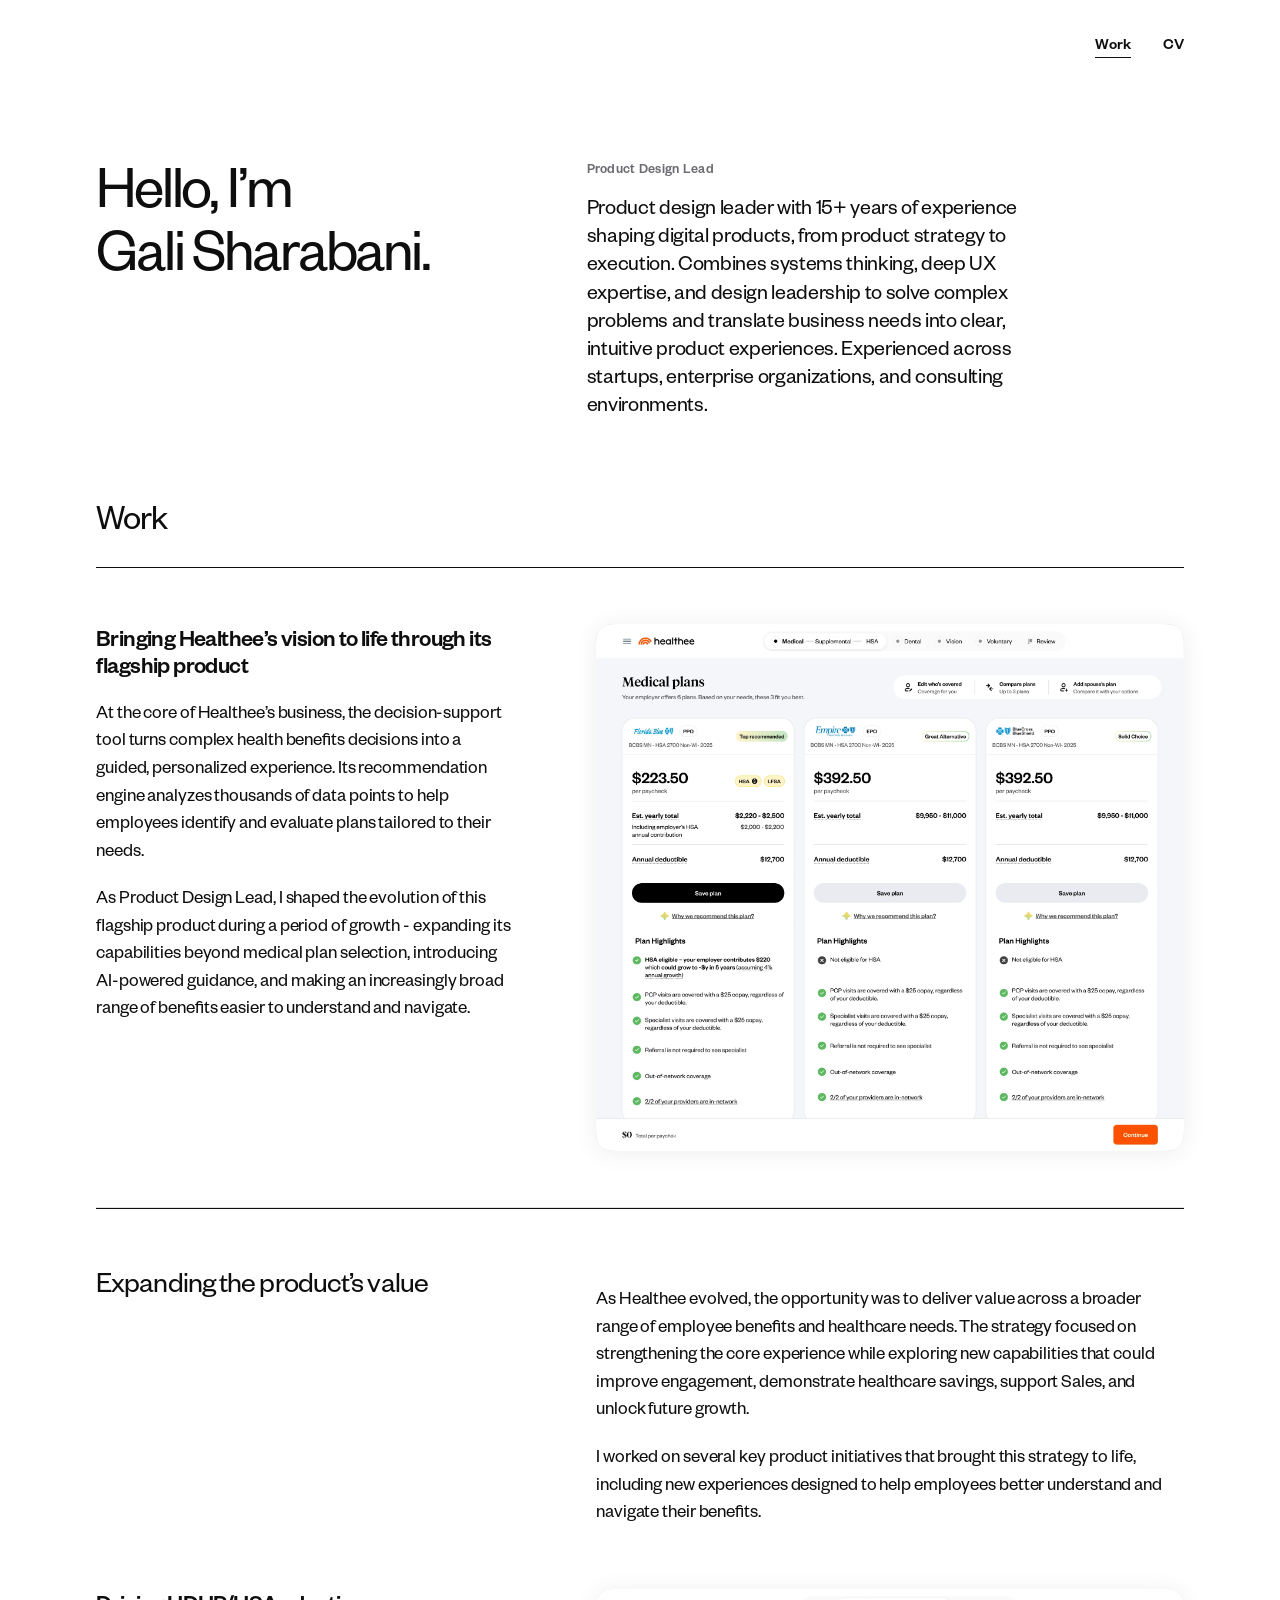
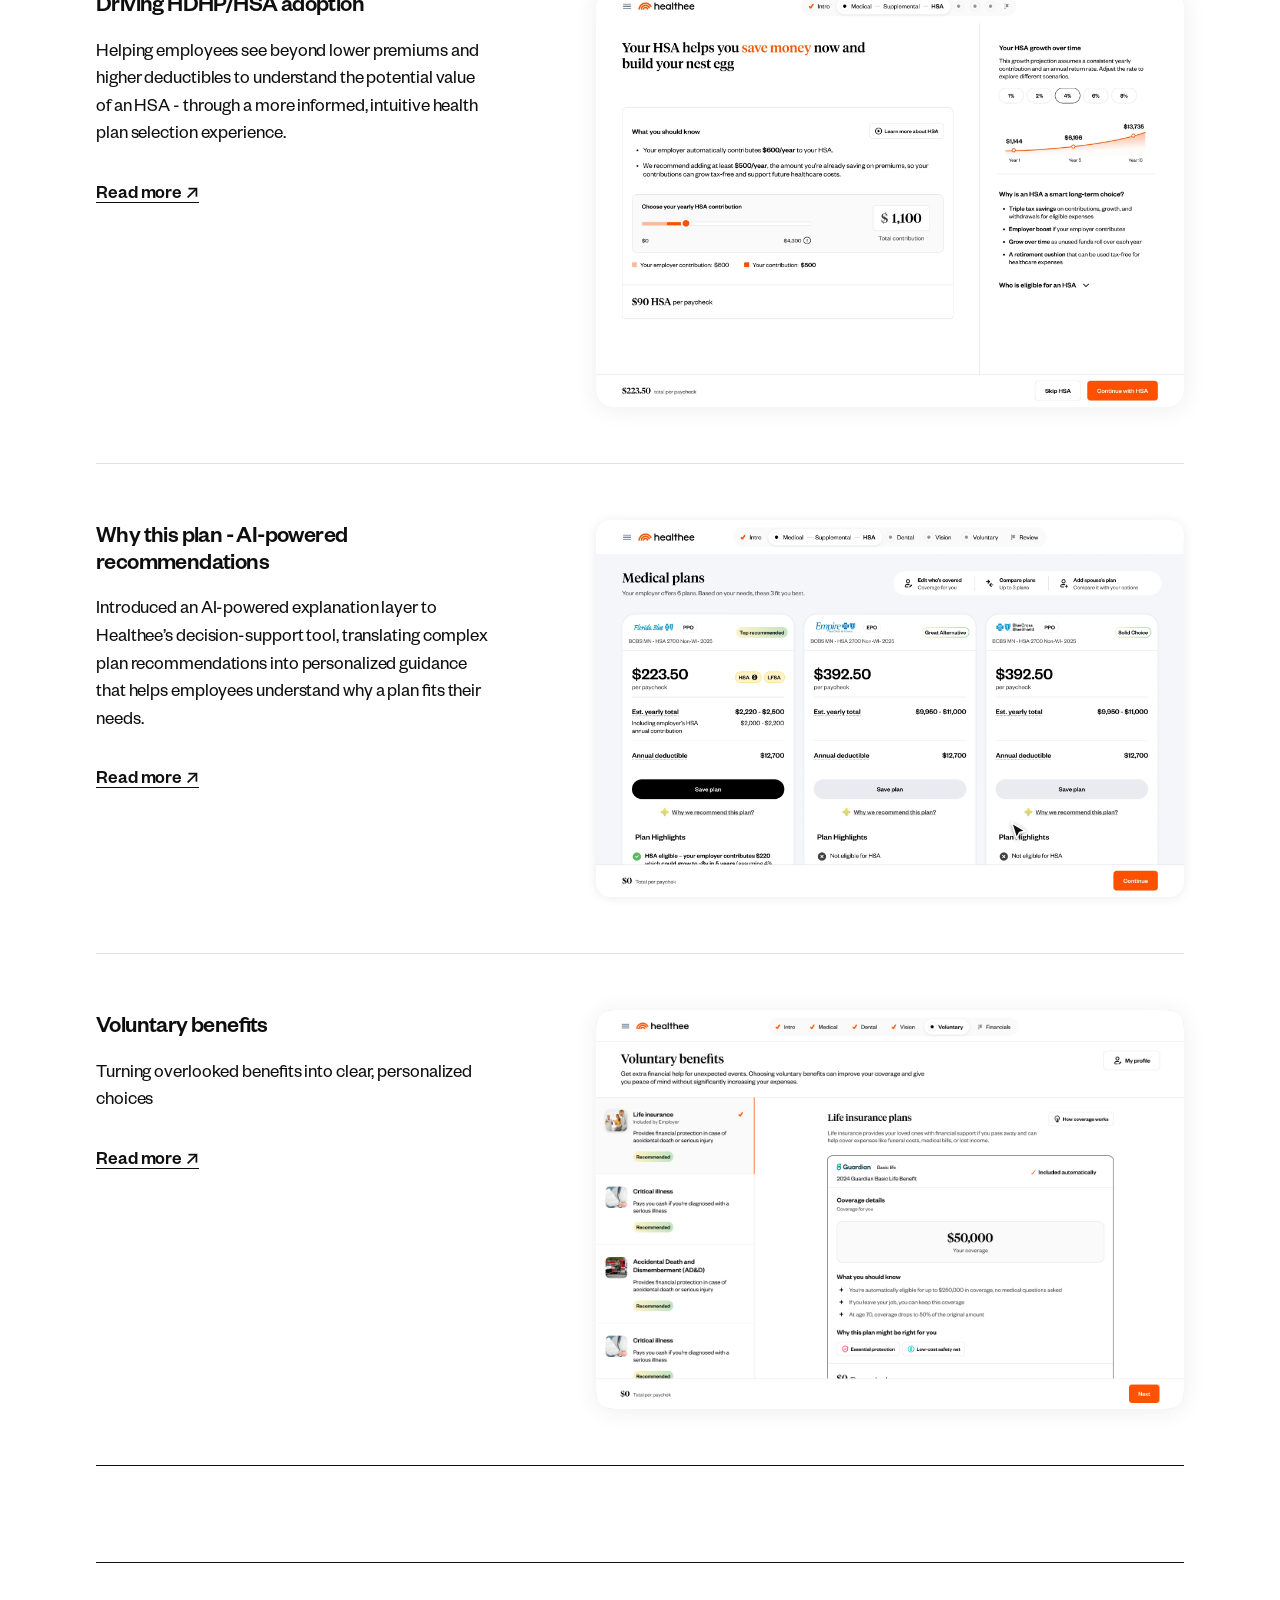
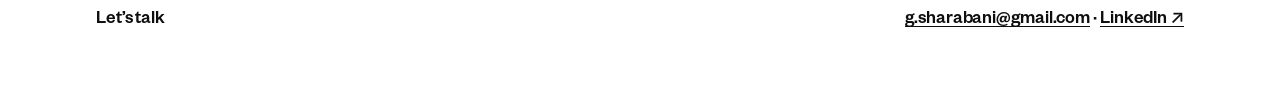
<file: index.html>
<!doctype html>
<html lang="en">
<head>
<meta charset="utf-8">
<script>document.documentElement.classList.add("js");setTimeout(function(){if(!window.__motion)document.documentElement.classList.add("reveal-all")},3500)</script>
<meta name="viewport" content="width=device-width, initial-scale=1">
<meta name="color-scheme" content="light">
<title>Gali Sharabani - Product Design Lead</title>
<meta property="og:type" content="website">
<meta property="og:site_name" content="Gali Sharabani">
<meta property="og:title" content="Gali Sharabani - Product Design Lead">
<meta property="og:description" content="Product design leader with 15+ years of experience shaping digital products, from product strategy to execution.">
<meta property="og:url" content="https://gsharabani.github.io/portfolio/">
<meta property="og:image" content="https://gsharabani.github.io/portfolio/assets/og/index.png">
<meta property="og:image:width" content="1200">
<meta property="og:image:height" content="630">
<meta name="twitter:card" content="summary_large_image">
<meta name="twitter:title" content="Gali Sharabani - Product Design Lead">
<meta name="twitter:description" content="Product design leader with 15+ years of experience shaping digital products, from product strategy to execution.">
<meta name="twitter:image" content="https://gsharabani.github.io/portfolio/assets/og/index.png">
<link rel="canonical" href="https://gsharabani.github.io/portfolio/">
<meta name="description" content="Product design leader with 15+ years of experience shaping digital products, from product strategy to execution.">
<link rel="preconnect" href="https://fonts.googleapis.com">
<link rel="preconnect" href="https://fonts.gstatic.com" crossorigin>
<link href="https://fonts.googleapis.com/css2?family=Inter:wght@400;500&display=swap" rel="stylesheet">
<style>
@font-face { font-family: "Founders Grotesk"; font-weight: 300; font-style: normal; font-display: swap; src: local("Founders Grotesk Light"), url("fonts/FoundersGrotesk-Light.otf") format("opentype"); }
@font-face { font-family: "Founders Grotesk"; font-weight: 400; font-style: normal; font-display: swap; src: local("Founders Grotesk Regular"), url("fonts/FoundersGrotesk-Regular.otf") format("opentype"); }
@font-face { font-family: "Founders Grotesk"; font-weight: 500; font-style: normal; font-display: swap; src: local("Founders Grotesk Medium"), url("fonts/FoundersGrotesk-Medium.otf") format("opentype"); }
  :root {
    --bg: #ffffff;
    --ink: #111;
    --muted: #55555a;
    --line: #111;
    --chip: #e9e9e7;
    --shot: #ececea;
    --gutter: 56px;
  }
  * { box-sizing: border-box; }
  html { scroll-behavior: smooth; }
  body {
    margin: 0; background: var(--bg); color: var(--ink);
    font-family: "Founders Grotesk", Inter, system-ui, -apple-system, "Helvetica Neue", Arial, sans-serif;
    font-size: calc(18px + 2pt); line-height: 1.5; -webkit-font-smoothing: antialiased;
  }
  a { color: inherit; }
  .wrap { max-width: 1200px; margin: 0 auto; padding: 0 var(--gutter); }

  /* nav */
  nav { display: flex; justify-content: flex-end; gap: 32px; padding-top: 48px; font-size: 20px; }
  nav a { text-decoration: none; padding-bottom: 2px; border-bottom: 1px solid transparent; }
  nav a:hover, nav a:focus-visible { border-bottom-color: var(--ink); }

  /* hero */
  .hero { display: grid; grid-template-columns: 1fr 1fr; gap: 48px; align-items: start; padding: 112px 0 112px; }
  h1 { font-weight: 400; font-size: 58px; line-height: 1.15; letter-spacing: -0.02em; margin: 0; }
  .hero .intro p { font-size: 22px; line-height: 1.4; margin: 12px 0 0; letter-spacing: -0.01em; }
  .hero .intro .kicker { font-size: 16px; font-weight: 500; color: var(--muted); margin: 8px 0 0; letter-spacing: 0; }

  /* section headers */
  h2.section { font-weight: 400; font-size: 40px; letter-spacing: -0.02em; margin: 0 0 28px; }
  .rule { border: 0; border-top: 1px solid var(--line); margin: 0; }

  /* project rows */
  .project { display: grid; grid-template-columns: 5fr 7fr; gap: 64px; padding: 40px 0 44px; border-bottom: 1px solid color-mix(in srgb, var(--ink) 18%, transparent); }
  .project:last-of-type { border-bottom: 0; }
  .project h3 { font-size: calc(18px + 2pt); font-weight: 500; margin: 0 0 18px; }
  .project .desc { font-size: calc(18px + 2pt); line-height: 1.45; margin: 0 0 18px; max-width: 34ch; }
  .project .meta { margin: 0 0 4px; }
  .tags { display: flex; flex-wrap: wrap; gap: 8px; margin: 18px 0 40px; padding: 0; list-style: none; max-width: 380px; }
  .tags li { background: var(--chip); border-radius: 4px; padding: 3px 10px; font-size: 16px; font-weight: 500; }
  .desc.wide { max-width: 52ch; }
  .initiatives { padding: 48px 0 8px; display: grid; grid-template-columns: 5fr 7fr; gap: 64px; align-items: start; }
  .initiatives h2.sub { margin: 0; }
  .initiatives .init-text .desc { margin-bottom: 18px; }
  .initiatives .init-text .desc:last-child { margin-bottom: 0; }
  .initiatives .desc.wide { max-width: none; }
  h2.sub { font-weight: 400; font-size: 32px; letter-spacing: -0.02em; margin: 0 0 20px; }
  .initiatives .lede { font-size: calc(18px + 2pt); font-weight: 500; margin: 0 0 12px; }
  .project h4.subhead { font-size: calc(18px + 2pt); font-weight: 500; margin: 28px 0 18px; }
  .flow { position: relative; }
  .flow .screen { position: relative; border-radius: 2.5% / 3.9%; overflow: hidden; background: #fff; box-shadow: 0 1px 12px rgba(0,0,0,.08); }
  .flow .screen img { display: block; width: 100%; height: auto; }
  .flow .screen img.l-pop, .flow .screen img.l-drawer { position: absolute; inset: 0; opacity: 0; }
  .flow .cursor { position: absolute; left: 70%; top: 80%; pointer-events: none; filter: drop-shadow(0 1px 2px rgba(0,0,0,.35)); }
  @media (prefers-reduced-motion: no-preference) {
    .flow .l-pop { animation: flow-pop 12s infinite; }
    .flow .l-drawer { animation: flow-drawer 12s infinite; }
    .flow .cursor { animation: flow-cursor 12s infinite; }
  }
  @media (prefers-reduced-motion: reduce) { .flow .cursor { display: none; } }
  @keyframes flow-pop { 0%,11% { opacity: 0 } 14%,34% { opacity: 1 } 37%,100% { opacity: 0 } }
  @keyframes flow-drawer { 0%,35% { opacity: 0 } 38%,72% { opacity: 1 } 76%,100% { opacity: 0 } }
  @keyframes flow-cursor {
    0%   { left: 70%; top: 82%; transform: scale(1) }
    10%  { left: 28%; top: 31%; transform: scale(1) }
    22%  { left: 28%; top: 31%; transform: scale(1) }
    30%  { left: 17%; top: 63%; transform: scale(1) }
    33%  { left: 17%; top: 63%; transform: scale(1) }
    34%  { left: 17%; top: 63%; transform: scale(.82) }
    35.5%{ left: 17%; top: 63%; transform: scale(1) }
    52%  { left: 96%; top: 6%; transform: scale(1) }
    69%  { left: 96%; top: 6%; transform: scale(1) }
    70.5%{ left: 96%; top: 6%; transform: scale(.82) }
    72%  { left: 96%; top: 6%; transform: scale(1) }
    82%  { left: 62%; top: 86%; transform: scale(1) }
    100% { left: 70%; top: 82%; transform: scale(1) }
  }
  .clients { margin: 18px 0 0; color: var(--muted); }
  .more { text-decoration: underline; text-underline-offset: 3px; }
  .shot { border-radius: 16px; background: var(--shot); overflow: hidden; aspect-ratio: 16 / 10; box-shadow: 0 1px 12px rgba(0,0,0,.08); position: relative; display: grid; place-items: center; }
  .shot img { width: 100%; height: 100%; object-fit: cover; display: block; position: absolute; inset: 0; }
  .shot span { color: var(--muted); font-size: 16px; padding: 16px; text-align: center; }

  /* CV */
  [hidden] { display: none !important; }
  nav a[aria-current="page"] { border-bottom-color: var(--ink); }
  #cv { padding-top: 112px; }
  .cv-intro { font-size: 27px; line-height: 1.3; letter-spacing: -0.01em; max-width: 40ch; margin: 0 0 56px; }
  .cv-row { display: grid; grid-template-columns: 200px 1fr; gap: 24px; padding: 28px 0; border-top: 1px solid color-mix(in srgb, var(--ink) 18%, transparent); }
  .cv-row > h4 { margin: 0; font-size: 16px; font-weight: 500; letter-spacing: .02em; text-transform: none; color: var(--muted); }
  .cv-exp { grid-template-columns: 1fr; gap: 28px; }
  .job { display: grid; grid-template-columns: 200px 1fr; gap: 24px; margin: 0 0 32px; }
  .job.tight { margin-bottom: 8px; }
  .job.sub { margin-bottom: 20px; }
  .yrs-col { margin: 0; font-style: italic; color: var(--muted); font-size: 14px; line-height: 1.5; padding-top: 2px; }
  .company { margin: 0; font-weight: 500; }
  .role-title { margin: 0; font-weight: 500; }
  .job .role { margin: 0 0 8px; color: var(--muted); }
  .job ul { margin: 8px 0 0; padding-left: 18px; }
  .job li { margin: 0 0 6px; max-width: 62ch; }
  .plain p { margin: 0 0 6px; }
  .plain .sub { color: var(--muted); }

  footer { margin-top: 96px; border-top: 1px solid var(--line); padding: 40px 0 64px; display: flex; justify-content: space-between; flex-wrap: wrap; gap: 16px; font-weight: 500; }
  footer a { text-underline-offset: 3px; }

  /* tablet / mobile */
  @media (max-width: 860px) {
    :root { --gutter: 24px; }
    nav { padding-top: 28px; font-size: 18px; }
    .hero { grid-template-columns: 1fr; gap: 24px; padding: 64px 0; }
    h1 { font-size: 45px; }
    .hero .intro p { font-size: 20px; margin: 12px 0 0; }
    .hero .intro .kicker { font-size: 16px; margin: 0; }
    h2.section { font-size: 34px; }
    .project, .cv-row, .initiatives { grid-template-columns: 1fr; gap: 24px; }
    .job { grid-template-columns: 1fr; gap: 4px; }
    .project .desc { max-width: none; }
    .tags { margin-bottom: 20px; }
    .cv-intro { font-size: 22px; }
    #cv { padding-top: 64px; }
  }
  @media (prefers-reduced-motion: reduce) { html { scroll-behavior: auto; } }

/* ===== Design pass: type scale, hierarchy, spacing (8pt rhythm) ===== */
:root {
  --ink: #0e0e0f; --muted: #6b6b71; --hair: rgba(14,14,15,.12); --chip: #f1f1ef;
  --fs-body: calc(18px + 2pt);
  --shadow: 0 2px 24px rgba(0,0,0,.07);
}
body { font-size: var(--fs-body); line-height: 1.45; letter-spacing: -0.005em; font-feature-settings: "kern", "liga"; text-rendering: optimizeLegibility; }

nav { padding-top: 40px; gap: 32px; font-size: 18px; font-weight: 500; letter-spacing: 0; }
nav a { padding-bottom: 3px; }

/* hero */
.hero { grid-template-columns: 5fr 7fr; gap: 64px; padding: 128px 0 112px; }
h1 { font-size: clamp(48px, 6.2vw, 80px); line-height: 1.02; letter-spacing: -0.035em; font-weight: 400; }
.hero .intro .kicker { font-size: 14px; letter-spacing: .02em; margin: 6px 0 0; }
.hero .intro p { font-size: 26px; line-height: 1.28; letter-spacing: -0.015em; margin: 14px 0 0; max-width: 34ch; }

/* section titles */
h2.section { font-size: 48px; line-height: 1.05; letter-spacing: -0.03em; margin: 0 0 32px; }
h2.sub { font-size: 40px; line-height: 1.08; letter-spacing: -0.03em; margin: 0; }
.rule { border-top-color: var(--ink); }

/* projects */
.project { gap: 80px; padding: 64px 0; border-bottom: 1px solid var(--hair); }
.project h3 { font-size: 30px; line-height: 1.12; letter-spacing: -0.025em; font-weight: 500; margin: 0 0 20px; }
.project h3 a { text-decoration: none; }
.project .desc { font-size: var(--fs-body); line-height: 1.45; margin: 0 0 20px; max-width: 36ch; }
.desc.wide { max-width: 56ch; }
.project h4.subhead { font-size: 22px; line-height: 1.2; letter-spacing: -0.015em; margin: 36px 0 16px; }
.more { display: inline-block; margin-top: 12px; font-weight: 500; text-underline-offset: 4px; text-decoration-thickness: 1px; }
.tags { gap: 8px; margin: 24px 0 0; }
.tags li { font-size: 14px; padding: 5px 12px; border-radius: 999px; background: var(--chip); }
.initiatives { padding: 72px 0 8px; gap: 80px; }
.initiatives .init-text .desc { margin-bottom: 20px; }
.shot { box-shadow: var(--shadow); }
.shot span { font-size: 14px; }

/* CV */
#cv { padding-top: 128px; }
.cv-row { gap: 24px; padding: 32px 0; border-top: 1px solid var(--hair); }
.cv-row > h4 { font-size: 14px; letter-spacing: .02em; font-weight: 500; padding-top: 4px; }
.cv-exp { gap: 32px; }
.job { grid-template-columns: 200px 1fr; margin: 0 0 40px; }
.job.tight { margin-bottom: 8px; }
.job.sub { margin-bottom: 24px; }
.yrs-col { font-size: 14px; letter-spacing: .01em; padding-top: 5px; }
.company { font-size: 24px; line-height: 1.2; letter-spacing: -0.015em; font-weight: 500; }
.role-title { font-size: var(--fs-body); font-weight: 500; }
.job .role { margin: 4px 0 12px; }
.job ul { margin: 12px 0 0; padding-left: 20px; }
.job li { margin: 0 0 10px; max-width: 60ch; line-height: 1.45; }
.clients { margin: 20px 0 0; font-size: 18px; }
.plain p { margin: 0 0 4px; }

footer { margin-top: 128px; padding: 40px 0 72px; font-weight: 500; }

@media (max-width: 860px) {
  :root { --fs-body: 18px; }
  nav { padding-top: 24px; font-size: 16px; }
  .hero { grid-template-columns: 1fr; gap: 24px; padding: 72px 0 56px; }
  h1 { font-size: 48px; }
  .hero .intro p { font-size: 20px; max-width: none; }
  h2.section { font-size: 36px; }
  h2.sub { font-size: 32px; }
  .project { grid-template-columns: 1fr; gap: 28px; padding: 40px 0; }
  .project h3 { font-size: 26px; }
  .project .desc { max-width: none; }
  .initiatives { grid-template-columns: 1fr; gap: 20px; padding-top: 48px; }
  #cv { padding-top: 72px; }
  .cv-row { grid-template-columns: 1fr; gap: 12px; padding: 24px 0; }
  .job { grid-template-columns: 1fr; gap: 4px; margin-bottom: 32px; }
  .company { font-size: 22px; }
  footer { margin-top: 72px; }
}

/* ===== Scale pass: calmer sizes ===== */
:root { --fs-body: 19px; }
nav { font-size: 16px; padding-top: 32px; }
.hero { padding: 96px 0 80px; }
h1 { font-size: clamp(40px, 4.8vw, 62px); }
.hero .intro p { font-size: 22px; }
h2.section { font-size: 36px; }
h2.sub { font-size: 30px; }
.project { padding: 56px 0; }
.project h3 { font-size: 24px; }
.project h4.subhead { font-size: 20px; margin: 28px 0 12px; }
.tags li { font-size: 13px; padding: 4px 10px; }
.cv-row > h4 { font-size: 13px; }
.yrs-col { font-size: 13px; }
.company { font-size: 20px; }
.clients { font-size: 16px; }
.initiatives { padding-top: 56px; }
#cv { padding-top: 96px; }
footer { margin-top: 96px; }
@media (max-width: 860px) {
  :root { --fs-body: 17px; }
  nav { font-size: 15px; }
  .hero { padding: 56px 0 40px; }
  h1 { font-size: 40px; }
  .hero .intro p { font-size: 19px; }
  h2.section { font-size: 30px; }
  h2.sub { font-size: 26px; }
  .project { padding: 32px 0; }
  .project h3 { font-size: 22px; }
  .company { font-size: 19px; }
  #cv { padding-top: 56px; }
}

/* CV: larger labels and years, role line in black */
.yrs-col { font-size: 16px; padding-top: 4px; }
.cv-row > h4 { font-size: 17px; padding-top: 3px; }
.job .role { color: var(--ink); }
@media (max-width: 860px) { .yrs-col { font-size: 15px; } .cv-row > h4 { font-size: 16px; } }

/* Designit role titles: same treatment as the Healthee role line */
.role-title { font-size: var(--fs-body); font-weight: 400; color: var(--ink); margin: 4px 0 12px; line-height: 1.45; }

/* ===== Print / PDF: CV only ===== */
.print-head { display: none; }
@page { size: A4; margin: 14mm 16mm; }
@media print {
  :root { --fs-body: 10.5pt; }
  body { font-size: 10.5pt; line-height: 1.4; -webkit-print-color-adjust: exact; print-color-adjust: exact; }
  nav, footer, #view-work, .rule { display: none !important; }
  #view-cv[hidden] { display: block !important; }
  .wrap { max-width: none; padding: 0; }
  .print-head { display: block; margin: 0 0 14pt; }
  .print-head p { margin: 0; }
  .ph-name { font-size: 26pt; line-height: 1.05; letter-spacing: -0.03em; }
  .ph-title { font-size: 13pt; margin-top: 4pt !important; color: #333; }
  .ph-contact { font-size: 9.5pt; color: #555; margin-top: 8pt !important; }
  #cv { padding-top: 0; }
  #cv-title { display: none; }
  .cv-intro { font-size: 12pt; margin: 0 0 12pt; max-width: none; }
  .cv-row { padding: 10pt 0; gap: 12pt; grid-template-columns: 110pt 1fr; }
  .cv-exp { grid-template-columns: 1fr; gap: 8pt; }
  .cv-row > h4 { font-size: 9.5pt; }
  .job { grid-template-columns: 110pt 1fr; gap: 12pt; margin-bottom: 12pt; break-inside: avoid; }
  .job.tight { margin-bottom: 4pt; }
  .job.sub { margin-bottom: 8pt; }
  .yrs-col { font-size: 9pt; padding-top: 2pt; }
  .company { font-size: 12.5pt; }
  .role-title, .job .role { font-size: 10.5pt; margin: 2pt 0 4pt; }
  .job ul { margin: 4pt 0 0; padding-left: 14pt; }
  .job li { margin-bottom: 3pt; font-size: 10pt; max-width: none; }
  .clients { font-size: 10pt; margin-top: 6pt; }
  .tags li { font-size: 9pt; padding: 2pt 7pt; }
  .plain p { font-size: 10pt; }
}

/* Download CV button */
.cv-head { display: flex; justify-content: space-between; align-items: center; gap: 16px; margin-bottom: 28px; }
.cv-head h2.section { margin: 0; }
.btn-dl { display: inline-flex; align-items: center; gap: 10px; padding: 12px 22px; border-radius: 999px; background: var(--ink); color: var(--bg); font-weight: 500; font-size: 16px; text-decoration: none; transition: transform .4s var(--ease, ease), box-shadow .4s var(--ease, ease); }
.btn-dl span { display: inline-block; transition: transform .4s var(--ease, ease); }
.btn-dl:hover, .btn-dl:focus-visible { transform: translateY(-2px); box-shadow: 0 8px 24px rgba(0,0,0,.18); }
.btn-dl:hover span, .btn-dl:focus-visible span { transform: translateY(3px); }
@media print { .btn-dl { display: none !important; } }

/* Download CV: bottom of the page, smaller */
.cv-download { padding: 40px 0 0; }
.btn-dl.btn-sm { padding: 8px 16px; font-size: 14px; gap: 8px; }
@media print { .cv-download { display: none !important; } }
</style>
<link rel="stylesheet" href="motion.css">
<script src="motion.js" defer></script>
</head>
<body>
<div class="wrap">

  <nav aria-label="Primary">
    <a href="#work" id="tab-work" aria-current="page">Work</a>
    <a href="#cv" id="tab-cv">CV</a>
  </nav>

  <div id="view-work">
  <header class="hero">
    <h1>Hello, I’m<br>Gali Sharabani.</h1>
    <div class="intro"><p class="kicker">Product Design Lead</p><p>Product design leader with 15+ years of experience shaping digital products, from product strategy to execution. Combines systems thinking, deep UX expertise, and design leadership to solve complex problems and translate business needs into clear, intuitive product experiences. Experienced across startups, enterprise organizations, and consulting environments.</p></div>
  </header>

  <main>
    <section id="work" aria-labelledby="work-title">
      <h2 class="section" id="work-title">Work</h2>
      <hr class="rule">

      <article class="project">
        <div>
          <h3>Bringing Healthee’s vision to life through its flagship product</h3>
          <p class="desc wide">At the core of Healthee’s business, the decision-support tool turns complex health benefits decisions into a guided, personalized experience. Its recommendation engine analyzes thousands of data points to help employees identify and evaluate plans tailored to their needs.</p>
          <p class="desc wide">As Product Design Lead, I shaped the evolution of this flagship product during a period of growth - expanding its capabilities beyond medical plan selection, introducing AI-powered guidance, and making an increasingly broad range of benefits easier to understand and navigate.</p>

        </div>
        <div class="shot" style="aspect-ratio: 2000 / 1793">
          <span>Add screenshot: assets/decision-support.png</span>
          <img src="assets/decision-support.png" alt="Healthee decision-support tool, plan recommendation screen" onerror="this.remove()">
        </div>
      </article>

      <hr class="rule">
      <div class="initiatives">
        <h2 class="sub">Expanding the product’s value</h2>
        <div class="init-text">
        <p class="desc wide">As Healthee evolved, the opportunity was to deliver value across a broader range of employee benefits and healthcare needs. The strategy focused on strengthening the core experience while exploring new capabilities that could improve engagement, demonstrate healthcare savings, support Sales, and unlock future growth.</p>
        <p class="desc wide">I worked on several key product initiatives that brought this strategy to life, including new experiences designed to help employees better understand and navigate their benefits.</p>
        </div>
      </div>
      <article class="project">
        <div>
          <h3><a href="hsa.html" style="text-decoration:none">Driving HDHP/HSA adoption</a></h3>
          <p class="desc">Helping employees see beyond lower premiums and higher deductibles to understand the potential value of an HSA - through a more informed, intuitive health plan selection experience.</p>
          <a class="more" href="hsa.html">Read more ↗</a>
        </div>
        <a href="hsa.html" aria-label="Open Driving HDHP/HSA adoption case study" style="display:block;text-decoration:none"><div class="shot" style="aspect-ratio: 2000 / 1422">
          <span>Add screenshot: assets/hsa.png</span>
          <img src="assets/hsa.png" alt="HSA experience" onerror="this.remove()">
        </div></a>
      </article>
      <article class="project">
        <div>
          <h3><a href="why-this-plan.html" style="text-decoration:none">Why this plan - AI-powered recommendations</a></h3>
          <p class="desc">Introduced an AI-powered explanation layer to Healthee’s decision-support tool, translating complex plan recommendations into personalized guidance that helps employees understand why a plan fits their needs.</p>
          <a class="more" href="why-this-plan.html">Read more ↗</a>
        </div>
        <a href="why-this-plan.html" aria-label="Open Why this plan case study" style="display:block;text-decoration:none">
          <div class="flow" role="img" aria-label="Animation: hovering the recommended plan opens a short explanation, then a full explanation panel opens and closes">
            <div class="screen">
              <img src="assets/why-this-plan/flow-base.webp" alt="" width="2000" height="1282">
              <img class="l-pop" src="assets/why-this-plan/flow-popover.webp" alt="" width="2000" height="1282">
              <img class="l-drawer" src="assets/why-this-plan/flow-drawer.webp" alt="" width="2000" height="1282">
              <svg class="cursor" viewBox="0 0 24 24" width="22" height="22" aria-hidden="true"><path d="M4 2l15 9-6.5 1.6L9.4 19z" fill="#111" stroke="#fff" stroke-width="1.6" stroke-linejoin="round"/></svg>
            </div>
          </div></a>
      </article>
      <article class="project">
        <div>
          <h3><a href="voluntary-benefits.html" style="text-decoration:none">Voluntary benefits</a></h3>
          <p class="desc">Turning overlooked benefits into clear, personalized choices</p>
          <a class="more" href="voluntary-benefits.html">Read more ↗</a>
        </div>
        <a href="voluntary-benefits.html" aria-label="Open Voluntary benefits case study" style="display:block;text-decoration:none"><div class="shot" style="aspect-ratio: 1536 / 1044">
          <span>Add screenshot: assets/voluntary-benefits.png</span>
          <img src="assets/voluntary-benefits.png" alt="Voluntary benefits step: benefit types on the left, life insurance plan on the right" onerror="this.remove()">
        </div></a>
      </article>
      <hr class="rule">
    </section>
  </main>
  </div>

  <div id="view-cv" hidden>
  <main>
    <section id="cv" aria-labelledby="cv-title">
      <div class="print-head">
        <p class="ph-name">Gali Sharabani</p>
        <p class="ph-title">Product Design Lead</p>
        <p class="ph-contact">Israel · g.sharabani@gmail.com · linkedin.com/in/gali-sharabani-26747218</p>
      </div>
      <h2 class="section" id="cv-title">CV</h2>
      <p class="cv-intro">Experienced across startups, enterprise organizations, and consulting environments.</p>

      <div class="cv-row cv-exp">
        <h4>Experience</h4>
        <div class="exp">
          <div class="job">
            <p class="yrs-col">2024 – 2026</p>
            <div class="job-main">
              <p class="company">Healthee</p>
              <p class="role">Product design lead</p>
              <ul>
                <li>Owned the end-to-end user experience for Healthee’s decision-support tool, a core growth product, partnering with Product and Engineering to evolve the experience and deliver on user and business goals.</li>
                <li>Drove complex product initiatives from discovery and definition through design and launch, including major redesigns, new features, and expansion into additional employee benefit experiences.</li>
                <li>Applied user research and product performance insights to identify opportunities, validate design solutions, and continuously improve key product experiences.</li>
                <li>Partnered with Sales to translate the product roadmap into tailored, interactive demos for prospective customers, using AI-powered, code-based prototypes to bring planned capabilities to life.</li>
                <li>Collaborated with Product and Engineering leadership on product direction, priorities, and execution, translating business objectives and user needs into effective product experiences.</li>
                <li>Helped guide and develop the design team, driving design quality, leading design reviews, supporting designers through complex challenges, and owning critical cross-team initiatives.</li>
              </ul>
            </div>
          </div>
          <div class="job tight">
            <p class="yrs-col">Nov 2017 – Sep 2024</p>
            <div class="job-main"><p class="company">Designit</p></div>
          </div>
          <div class="job sub">
            <p class="yrs-col">Dec 2021 – Sep 2024</p>
            <div class="job-main">
              <p class="role-title">Director of product design</p>
              <ul>
                <li>Co-managed a multidisciplinary design team of approximately 20 designers alongside two other Directors, sharing leadership responsibilities and guiding Design Leads across the team.</li>
                <li>Led strategic company initiatives and contributed to business growth through sales, business development, and client relationships.</li>
                <li>Contributed to recruiting and the continued growth of the design practice, while remaining hands-on across strategic client engagements.</li>
              </ul>
            </div>
          </div>
          <div class="job sub">
            <p class="yrs-col">Jun 2020 – Dec 2021</p>
            <div class="job-main">
              <p class="role-title">Lead designer</p>
              <ul>
                <li>Led complex enterprise engagements from discovery and product strategy through design and delivery.</li>
                <li>Took on broader project leadership and people responsibilities, guiding designers and coordinating project execution.</li>
              </ul>
            </div>
          </div>
          <div class="job sub">
            <p class="yrs-col">Jun 2018 – May 2020</p>
            <div class="job-main">
              <p class="role-title">Senior designer &amp; product owner</p>
              <ul>
                <li>Led design execution, prioritized tasks, and coordinated work across multidisciplinary teams.</li>
                <li>Aligned design activities with project goals and delivery needs.</li>
              </ul>
            </div>
          </div>
          <div class="job sub">
            <p class="yrs-col">Nov 2017 – Jun 2018</p>
            <div class="job-main">
              <p class="role-title">Product designer</p>
              <ul>
                <li>Designed digital products across client engagements, contributing from UX through visual design and delivery.</li>
              </ul>
            </div>
          </div>
          <div class="job sub">
            <p class="yrs-col"></p>
            <div class="job-main"><p class="clients">Selected clients: Bank Leumi, General Motors, Menora, Shufersal, DavidShield, Cyberint.</p></div>
          </div>
          <div class="job">
            <p class="yrs-col">2014 – 2017</p>
            <div class="job-main">
              <p class="company">BRIO Interaction Design</p>
              <p class="role">Digital product &amp; UX designer</p>
              <ul>
                <li>Designed web and mobile products, from strategy and UX to visual design, prototyping and implementation, working closely with product and engineering.</li>
              </ul>
            </div>
          </div>
          <div class="job">
            <p class="yrs-col">Earlier</p>
            <div class="job-main">
              <p class="role">Freelance graphic &amp; web designer, UX/UI (2013-2017) · Reshet TV, UI designer (2013-2014) · Long Tall Sally, graphic design intern (2012)</p>
            </div>
          </div>
        </div>
      </div>

      <div class="cv-row">
        <h4>Teaching</h4>
        <div class="plain">
          <p>Shenkar College of Engineering and Design · 2023 – 2024</p>
          <p class="sub">Lecturer, product design · Visual Communication Department</p>
        </div>
      </div>

      <div class="cv-row">
        <h4>Education</h4>
        <div class="plain">
          <p>Shenkar College of Engineering and Design · 2009 – 2013</p>
          <p class="sub">B.Des in Visual Communication, major in Interaction Design</p>
        </div>
      </div>

      <div class="cv-row">
        <h4>Expertise</h4>
        <ul class="tags" style="margin:0;max-width:none" aria-label="Expertise">
          <li>Product design leadership</li><li>Product strategy</li><li>Research &amp; discovery</li><li>Team development</li><li>Complex UX &amp; information architecture</li><li>Design systems</li><li>AI-assisted prototyping</li>
        </ul>
      </div>

      <div class="cv-row">
        <h4>Languages</h4>
        <div class="plain"><p>Hebrew - native · English - fluent</p></div>
      </div>
    
      <div class="cv-download"><a class="btn-dl btn-sm" href="Gali_Sharabani_CV.pdf" download="Gali_Sharabani_CV.pdf">Download CV <span aria-hidden="true">↓</span></a></div>
    </section>
  </main>
  </div>

  <footer>
    <span>Let’s talk</span>
    <span><a href="mailto:g.sharabani@gmail.com">g.sharabani@gmail.com</a> · <a href="https://www.linkedin.com/in/gali-sharabani-26747218/" target="_blank" rel="noopener noreferrer">LinkedIn ↗</a></span>
  </footer>
</div>
<script>
  (function () {
    var views = { work: document.getElementById('view-work'), cv: document.getElementById('view-cv') };
    var tabs = { work: document.getElementById('tab-work'), cv: document.getElementById('tab-cv') };
    function show(key) {
      for (var k in views) {
        views[k].hidden = k !== key;
        if (k === key) tabs[k].setAttribute('aria-current', 'page'); else tabs[k].removeAttribute('aria-current');
      }
      window.scrollTo(0, 0);
    }
    Object.keys(tabs).forEach(function (k) {
      tabs[k].addEventListener('click', function (e) {
        e.preventDefault();
        show(k);
        try { history.replaceState(null, '', '#' + k); } catch (err) {}
      });
    });
    window.addEventListener('hashchange', function () { show(location.hash === '#cv' ? 'cv' : 'work'); });
    show(location.hash === '#cv' ? 'cv' : 'work');
  })();
</script>
</body>
</html>
</file>
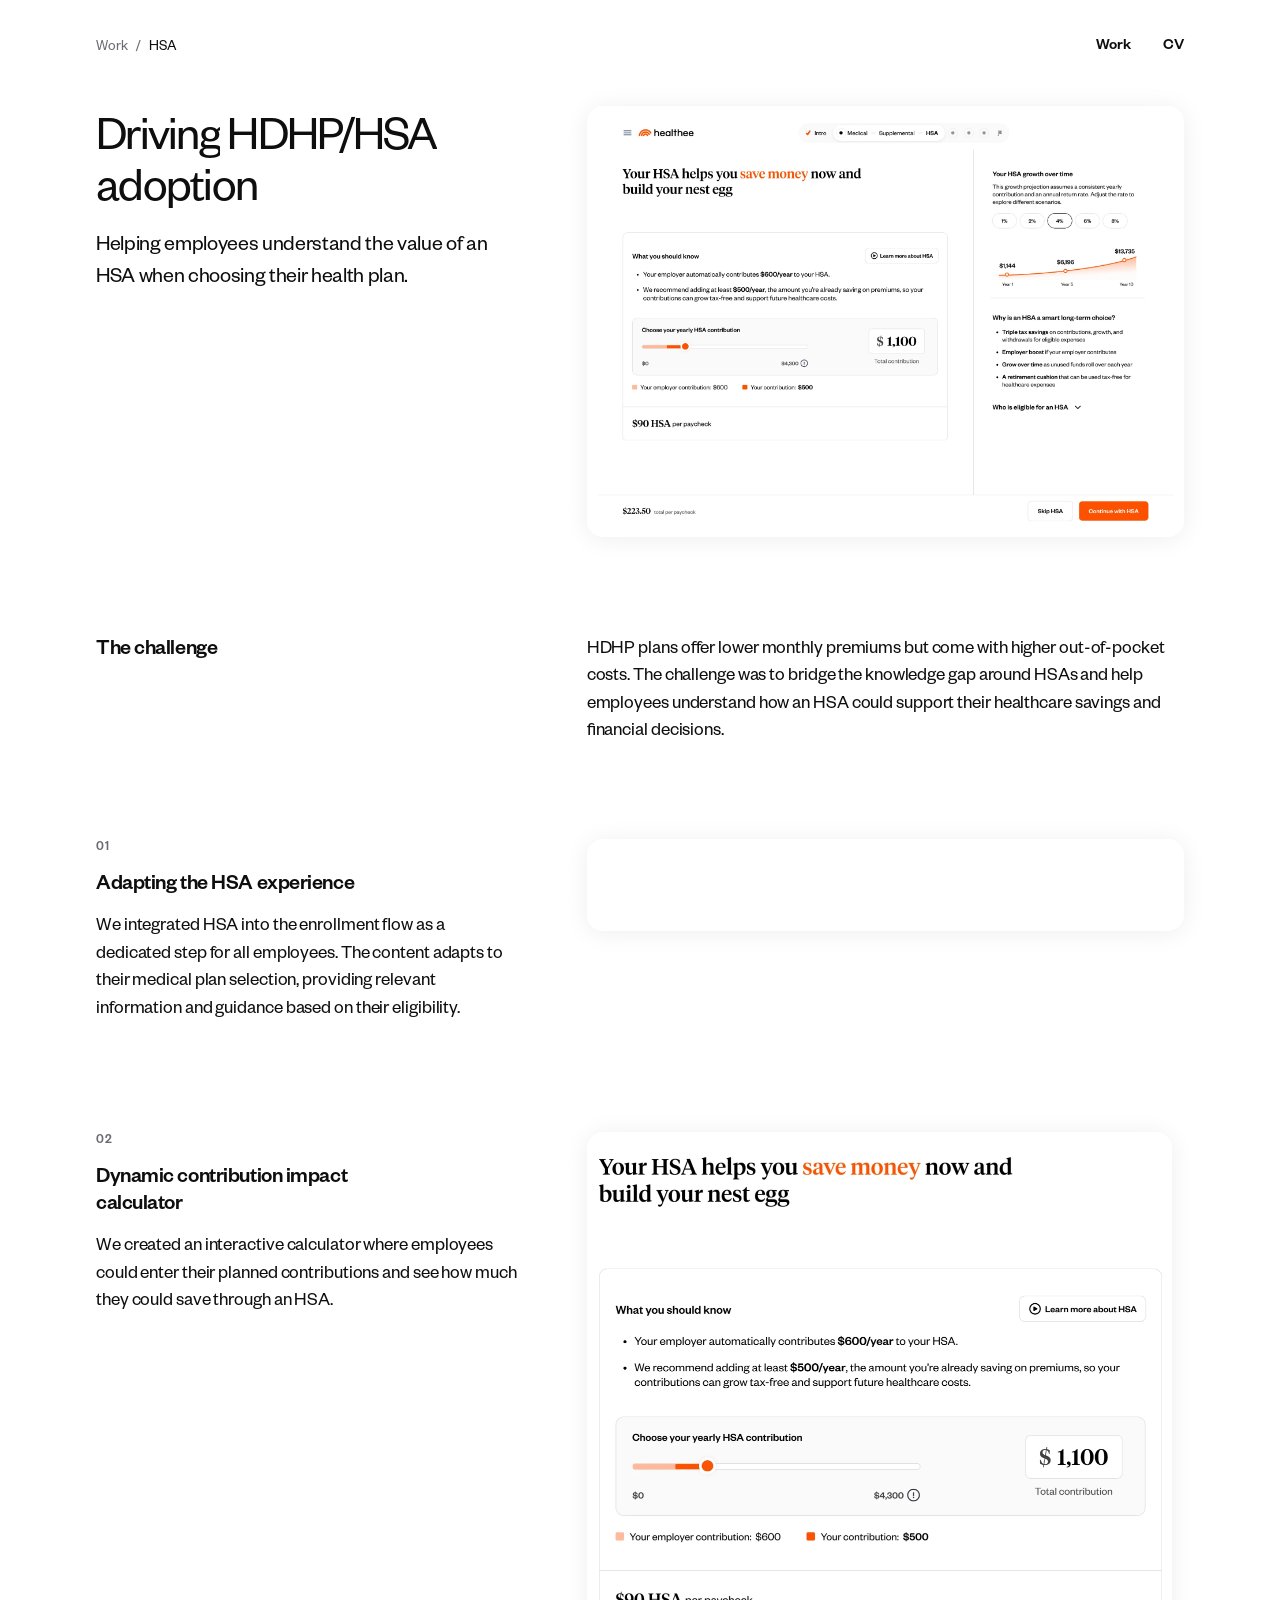
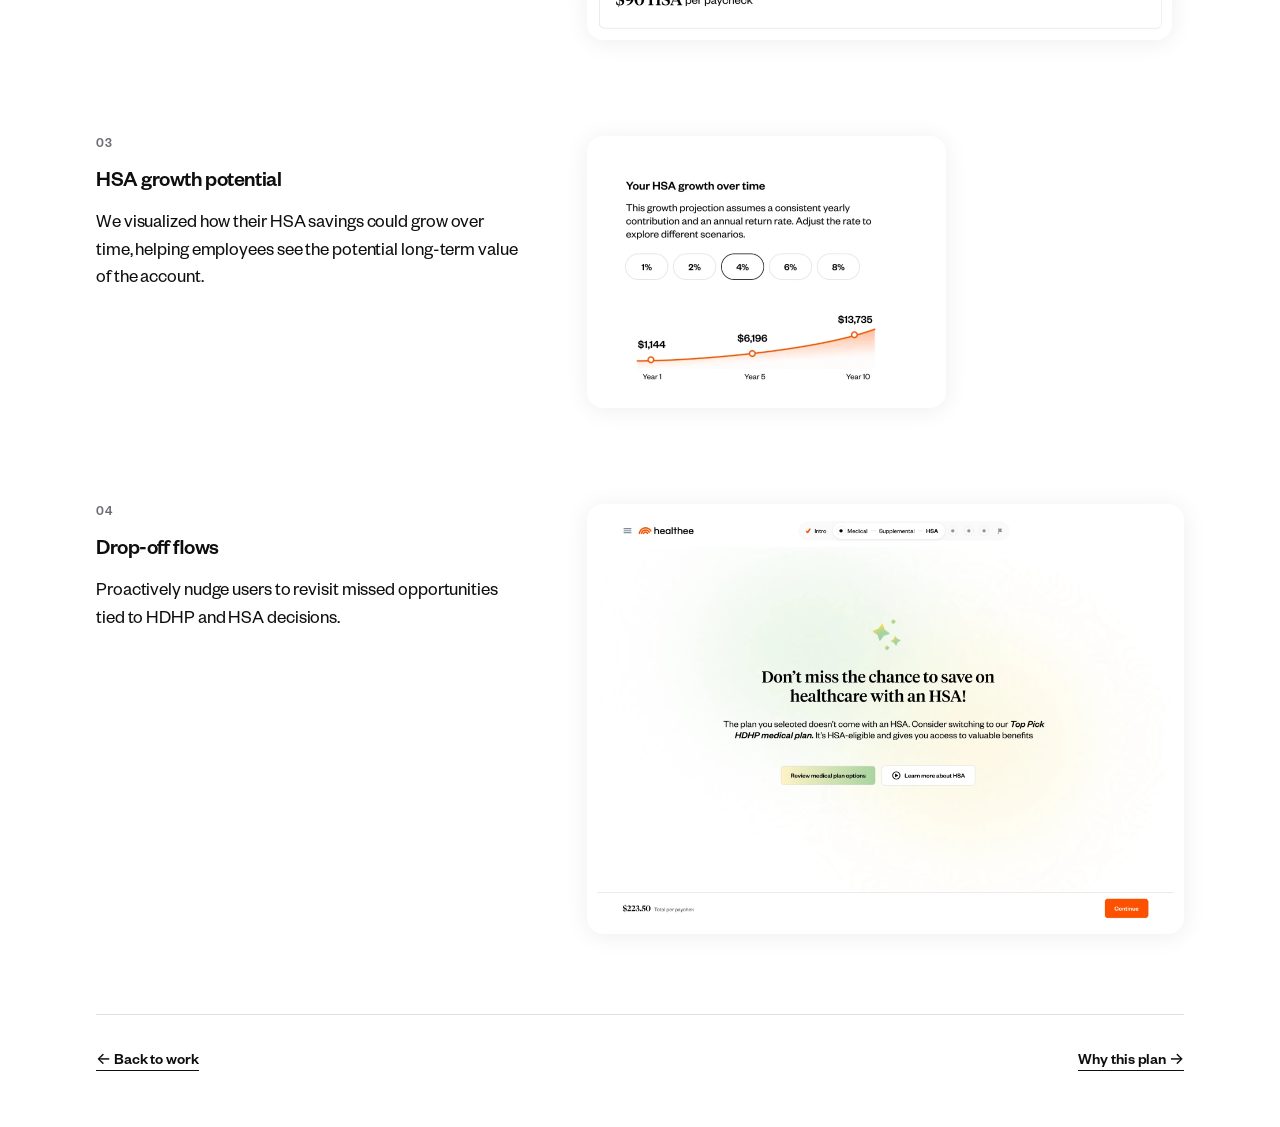
<file: hsa.html>
<!doctype html>
<html lang="en">
<head>
<meta charset="utf-8">
<script>document.documentElement.classList.add("js");setTimeout(function(){if(!window.__motion)document.documentElement.classList.add("reveal-all")},3500)</script>
<meta name="viewport" content="width=device-width, initial-scale=1">
<meta name="color-scheme" content="light">
<title>Driving HDHP/HSA adoption - Gali Sharabani</title>
<meta property="og:type" content="website">
<meta property="og:site_name" content="Gali Sharabani">
<meta property="og:title" content="Driving HDHP/HSA adoption - Gali Sharabani">
<meta property="og:description" content="Helping employees understand the value of an HSA when choosing their health plan.">
<meta property="og:url" content="https://gsharabani.github.io/portfolio/hsa.html">
<meta property="og:image" content="https://gsharabani.github.io/portfolio/assets/og/hsa.png">
<meta property="og:image:width" content="1200">
<meta property="og:image:height" content="630">
<meta name="twitter:card" content="summary_large_image">
<meta name="twitter:title" content="Driving HDHP/HSA adoption - Gali Sharabani">
<meta name="twitter:description" content="Helping employees understand the value of an HSA when choosing their health plan.">
<meta name="twitter:image" content="https://gsharabani.github.io/portfolio/assets/og/hsa.png">
<link rel="canonical" href="https://gsharabani.github.io/portfolio/hsa.html">
<meta name="description" content="Helping employees understand the value of an HSA when choosing their health plan.">
<link rel="preconnect" href="https://fonts.googleapis.com">
<link rel="preconnect" href="https://fonts.gstatic.com" crossorigin>
<link href="https://fonts.googleapis.com/css2?family=Inter:wght@300;400;500&display=swap" rel="stylesheet">
<link rel="stylesheet" href="case.css">
<link rel="stylesheet" href="motion.css">
<script src="motion.js" defer></script>
</head>
<body>
<div class="wrap">

  <div class="top">
    <div class="crumbs"><a href="index.html#work">Work</a><span aria-hidden="true">/</span><span aria-current="page">HSA</span></div>
    <nav aria-label="Primary"><a href="index.html#work">Work</a><a href="index.html#cv">CV</a></nav>
  </div>

  <main>
    <section class="block" aria-labelledby="t">
      <div>
        <h1 id="t">Driving HDHP/HSA adoption</h1>
        <div class="body"><p class="lead-in">Helping employees understand the value of an HSA when choosing their health plan.</p></div>
      </div>
      <div class="stack"><div class="shot framed" style="aspect-ratio: 2000 / 1422; max-width: 100%"><span>assets/hsa/hero.png</span><img src="assets/hsa/hero.png" alt="HSA simulator screen in the Healthee enrollment flow" onerror="this.remove()"></div></div>
    </section>

    <section class="block" aria-labelledby="ch">
      <h2 id="ch">The challenge</h2>
      <div class="body">
        <p>HDHP plans offer lower monthly premiums but come with higher out-of-pocket costs. The challenge was to bridge the knowledge gap around HSAs and help employees understand how an HSA could support their healthcare savings and financial decisions.</p>
      </div>
    </section>

    <section class="block step" aria-labelledby="s01">
      <div>
        <p class="num">01</p>
        <h2 id="s01">Adapting the HSA experience</h2>
        <div class="body"><p>We integrated HSA into the enrollment flow as a dedicated step for all employees. The content adapts to their medical plan selection, providing relevant information and guidance based on their eligibility.</p></div>
      </div>
      <div class="stack"><div class="shot framed" style="max-width: 100%"><div class="vcrop"><video src="assets/hsa/nav-expand.mp4" autoplay muted loop playsinline preload="auto" aria-label="The enrollment stepper expanding to show Supplemental and HSA steps"></video></div></div></div>
    </section>

    <section class="block step" aria-labelledby="s02">
      <div>
        <p class="num">02</p>
        <h2 id="s02">Dynamic contribution impact calculator</h2>
        <div class="body"><p>We created an interactive calculator where employees could enter their planned contributions and see how much they could save through an HSA.</p></div>
      </div>
      <div class="stack"><div class="shot framed" style="aspect-ratio: 1130 / 975; max-width: 585px"><span>assets/hsa/simulator.png</span><img src="assets/hsa/simulator.png" alt="HSA contribution slider with employer and employee contributions" onerror="this.remove()"></div></div>
    </section>

    <section class="block step" aria-labelledby="s03">
      <div>
        <p class="num">03</p>
        <h2 id="s03">HSA growth potential</h2>
        <div class="body"><p>We visualized how their HSA savings could grow over time, helping employees see the potential long-term value of the account.</p></div>
      </div>
      <div class="stack"><div class="shot framed" style="aspect-ratio: 678 / 504; max-width: 359px"><span>assets/hsa/growth.png</span><img src="assets/hsa/growth.png" alt="HSA growth projection with selectable return rates, showing years 1, 5 and 10" onerror="this.remove()"></div></div>
    </section>

    <section class="block step" aria-labelledby="s04">
      <div>
        <p class="num">04</p>
        <h2 id="s04">Drop-off flows</h2>
        <div class="body"><p>Proactively nudge users to revisit missed opportunities tied to HDHP and HSA decisions.</p></div>
      </div>
      <div class="stack"><div class="shot framed" style="aspect-ratio: 2000 / 1422; max-width: 1020px"><span>assets/hsa/intervention.png</span><img src="assets/hsa/intervention.png" alt="Contextual screen for employees who chose a non-HSA-eligible plan" onerror="this.remove()"></div></div>
    </section>
  </main>

  <div class="pager">
    <a href="index.html#work">← Back to work</a>
    <a href="why-this-plan.html">Why this plan →</a>
  </div>
</div>
</body>
</html>
</file>
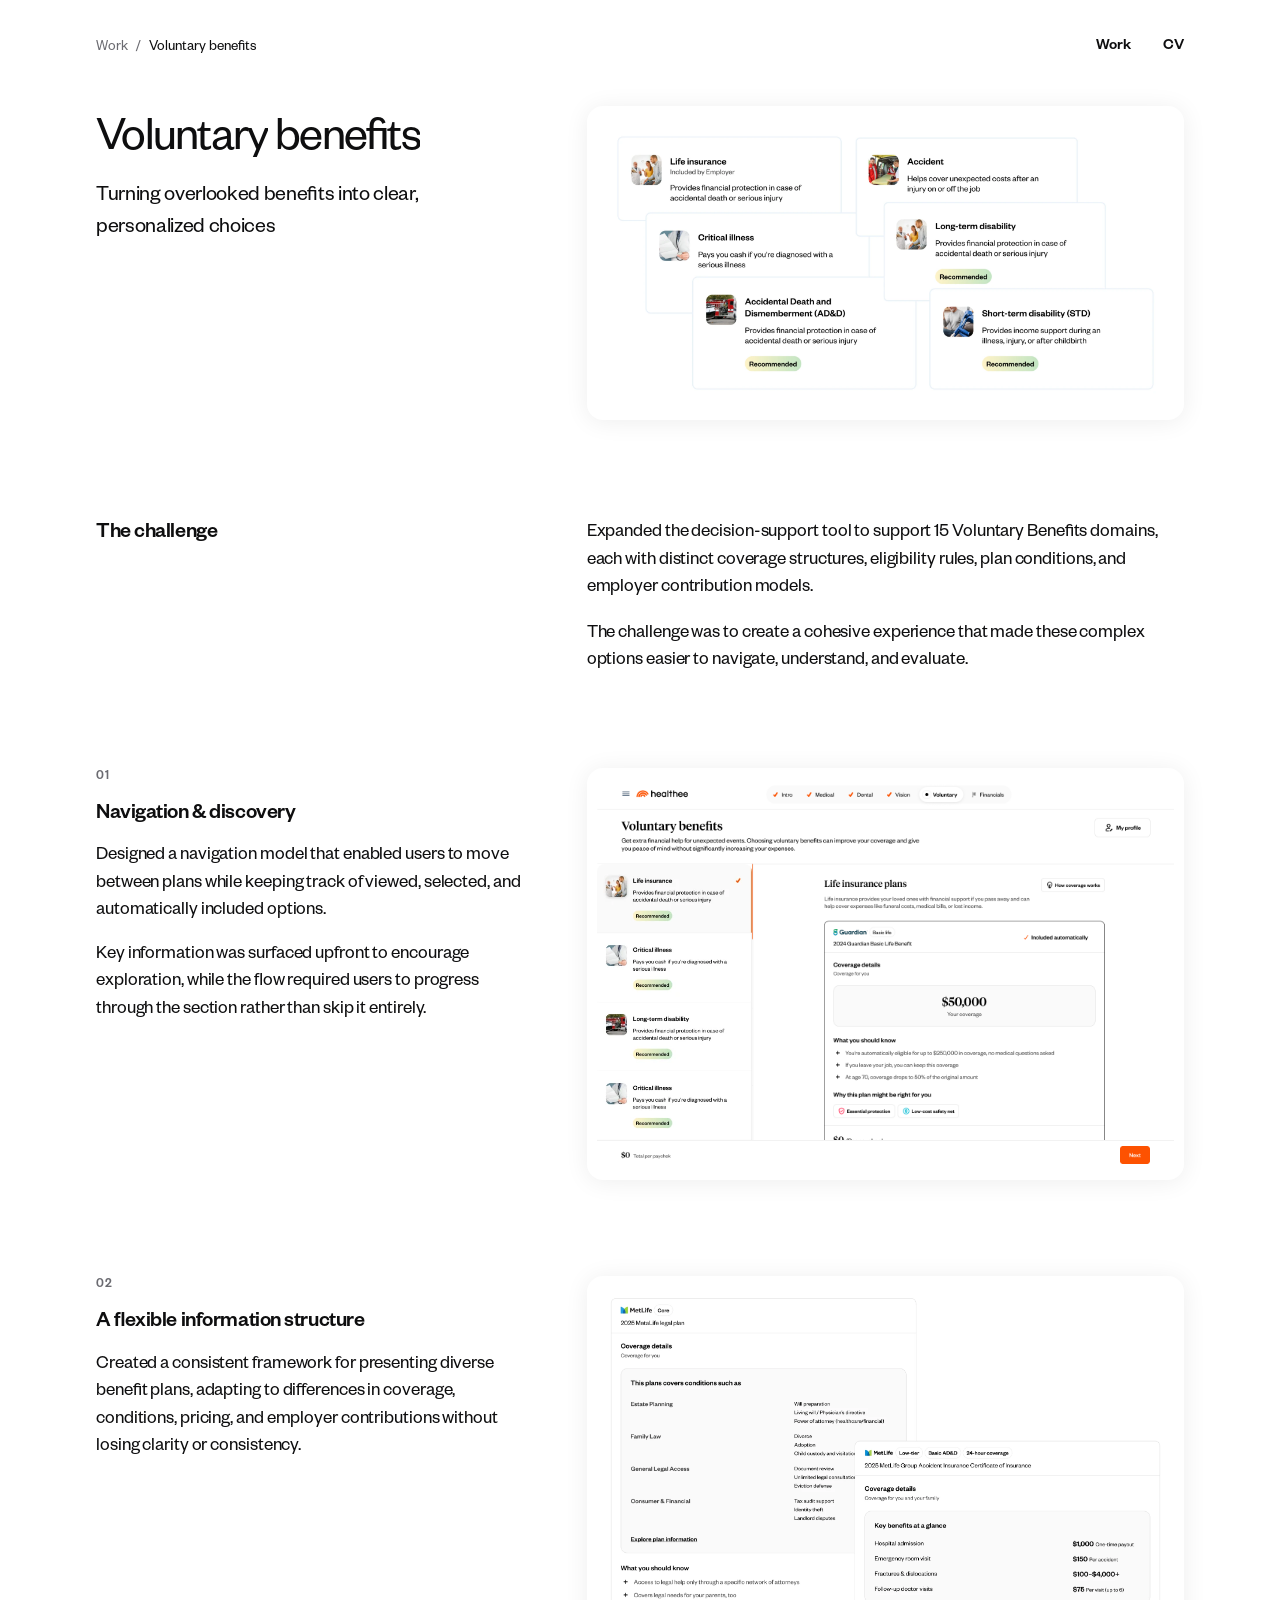
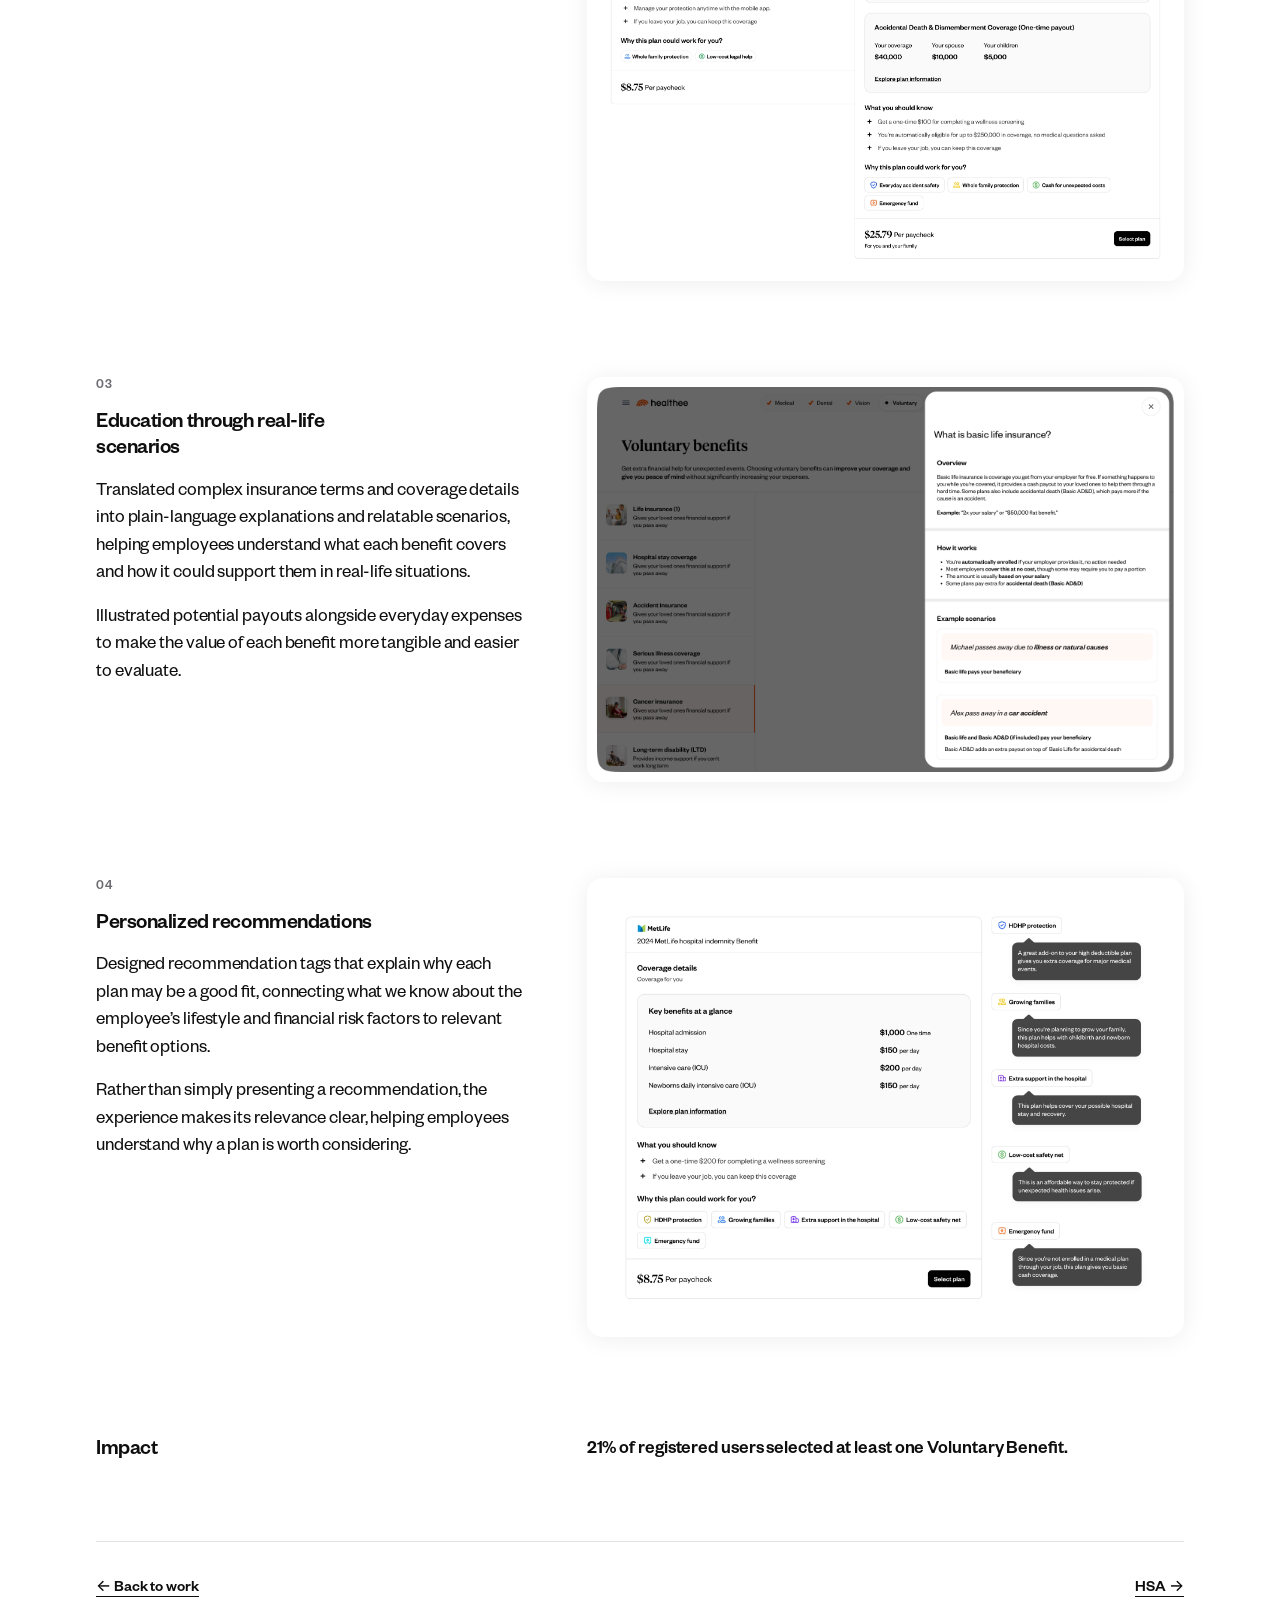
<file: voluntary-benefits.html>
<!doctype html>
<html lang="en">
<head>
<meta charset="utf-8">
<script>document.documentElement.classList.add("js");setTimeout(function(){if(!window.__motion)document.documentElement.classList.add("reveal-all")},3500)</script>
<meta name="viewport" content="width=device-width, initial-scale=1">
<meta name="color-scheme" content="light">
<title>Voluntary benefits - Gali Sharabani</title>
<meta property="og:type" content="website">
<meta property="og:site_name" content="Gali Sharabani">
<meta property="og:title" content="Voluntary benefits - Gali Sharabani">
<meta property="og:description" content="Turning overlooked benefits into clear, personalized choices">
<meta property="og:url" content="https://gsharabani.github.io/portfolio/voluntary-benefits.html">
<meta property="og:image" content="https://gsharabani.github.io/portfolio/assets/og/voluntary-benefits.png">
<meta property="og:image:width" content="1200">
<meta property="og:image:height" content="630">
<meta name="twitter:card" content="summary_large_image">
<meta name="twitter:title" content="Voluntary benefits - Gali Sharabani">
<meta name="twitter:description" content="Turning overlooked benefits into clear, personalized choices">
<meta name="twitter:image" content="https://gsharabani.github.io/portfolio/assets/og/voluntary-benefits.png">
<link rel="canonical" href="https://gsharabani.github.io/portfolio/voluntary-benefits.html">
<meta name="description" content="Turning overlooked benefits into clear, personalized choices">
<link rel="preconnect" href="https://fonts.googleapis.com">
<link rel="preconnect" href="https://fonts.gstatic.com" crossorigin>
<link href="https://fonts.googleapis.com/css2?family=Inter:wght@300;400;500&display=swap" rel="stylesheet">
<link rel="stylesheet" href="case.css">
<link rel="stylesheet" href="motion.css">
<script src="motion.js" defer></script>
</head>
<body>
<div class="wrap">

  <div class="top">
    <div class="crumbs"><a href="index.html#work">Work</a><span aria-hidden="true">/</span><span aria-current="page">Voluntary benefits</span></div>
    <nav aria-label="Primary"><a href="index.html#work">Work</a><a href="index.html#cv">CV</a></nav>
  </div>

  <main>
    <section class="block" aria-labelledby="t">
      <div>
        <h1 id="t">Voluntary benefits</h1>
        <div class="body"><p class="lead-in">Turning overlooked benefits into clear, personalized choices</p></div>
      </div>
      <div class="stack"><div class="shot framed" style="aspect-ratio: 2000 / 1018; max-width: 100%"><span>assets/decision-support/statement.png</span><img src="assets/decision-support/statement.png" alt="Voluntary benefit cards: life insurance, accident, critical illness, disability and more" onerror="this.remove()"></div></div>
    </section>

    <section class="block" aria-labelledby="ch">
      <h2 id="ch">The challenge</h2>
      <div class="body">
        <p>Expanded the decision-support tool to support 15 Voluntary Benefits domains, each with distinct coverage structures, eligibility rules, plan conditions, and employer contribution models.</p>
        <p>The challenge was to create a cohesive experience that made these complex options easier to navigate, understand, and evaluate.</p>
      </div>
    </section>

    <section class="block step" aria-labelledby="s01">
      <div>
        <p class="num">01</p>
        <h2 id="s01">Navigation &amp; discovery</h2>
        <div class="body"><p>Designed a navigation model that enabled users to move between plans while keeping track of viewed, selected, and automatically included options.</p><p>Key information was surfaced upfront to encourage exploration, while the flow required users to progress through the section rather than skip it entirely.</p></div>
      </div>
      <div class="stack"><div class="shot framed" style="max-width: 100%"><div class="navscreen" role="img" aria-label="The Voluntary benefits screen: the benefits list on the left scrolls from the first five of 15 benefits to the last, while the plan details stay in place"><img class="base" src="assets/voluntary-benefits.png" alt="" width="1536" height="1044"><div class="list"><img src="assets/voluntary/nav-full.png" alt="" width="300" height="2000"></div></div></div></div>
    </section>

    <section class="block step" aria-labelledby="s02">
      <div>
        <p class="num">02</p>
        <h2 id="s02">A flexible information structure</h2>
        <div class="body"><p>Created a consistent framework for presenting diverse benefit plans, adapting to differences in coverage, conditions, pricing, and employer contributions without losing clarity or consistency.</p></div>
      </div>
      <div class="stack"><div class="shot framed" style="aspect-ratio: 1975 / 2000; max-width: 100%"><span>assets/voluntary/plan.png</span><img src="assets/voluntary/plan.png" alt="Two plan card types: a legal plan with covered conditions and an accident plan with key benefits at a glance" onerror="this.remove()"></div></div>
    </section>

    <section class="block step" aria-labelledby="s03">
      <div>
        <p class="num">03</p>
        <h2 id="s03">Education through real-life scenarios</h2>
        <div class="body"><p>Translated complex insurance terms and coverage details into plain-language explanations and relatable scenarios, helping employees understand what each benefit covers and how it could support them in real-life situations.</p><p>Illustrated potential payouts alongside everyday expenses to make the value of each benefit more tangible and easier to evaluate.</p></div>
      </div>
      
    <div class="stack"><div class="shot framed" style="aspect-ratio: 1536 / 1024; max-width: 100%"><span>assets/voluntary/education.png</span><img src="assets/voluntary/education.png" alt="Plain-language explainer for basic life insurance with an overview, how it works, and example scenarios" onerror="this.remove()"></div></div>
    </section>

    <section class="block step" aria-labelledby="s04">
      <div>
        <p class="num">04</p>
        <h2 id="s04">Personalized recommendations</h2>
        <div class="body"><p>Designed recommendation tags that explain why each plan may be a good fit, connecting what we know about the employee’s lifestyle and financial risk factors to relevant benefit options.</p><p>Rather than simply presenting a recommendation, the experience makes its relevance clear, helping employees understand why a plan is worth considering.</p></div>
      </div>
      <div class="stack"><div class="shot framed" style="aspect-ratio: 2000 / 1522; max-width: 100%"><span>assets/voluntary/recommendations.png</span><img src="assets/voluntary/recommendations.png" alt="Plan card with a personalized explanation for each reason the plan might work for the employee" onerror="this.remove()"></div></div>
    </section>

    <section class="block" aria-labelledby="im">
      <h2 id="im">Impact</h2>
      <div class="body">
        <p><strong>40% of registered users selected at least one Voluntary Benefit.</strong></p>
      </div>
    </section>
  </main>

  <div class="pager">
    <a href="index.html#work">← Back to work</a>
    <a href="hsa.html">HSA →</a>
  </div>
</div>
</body>
</html>
</file>
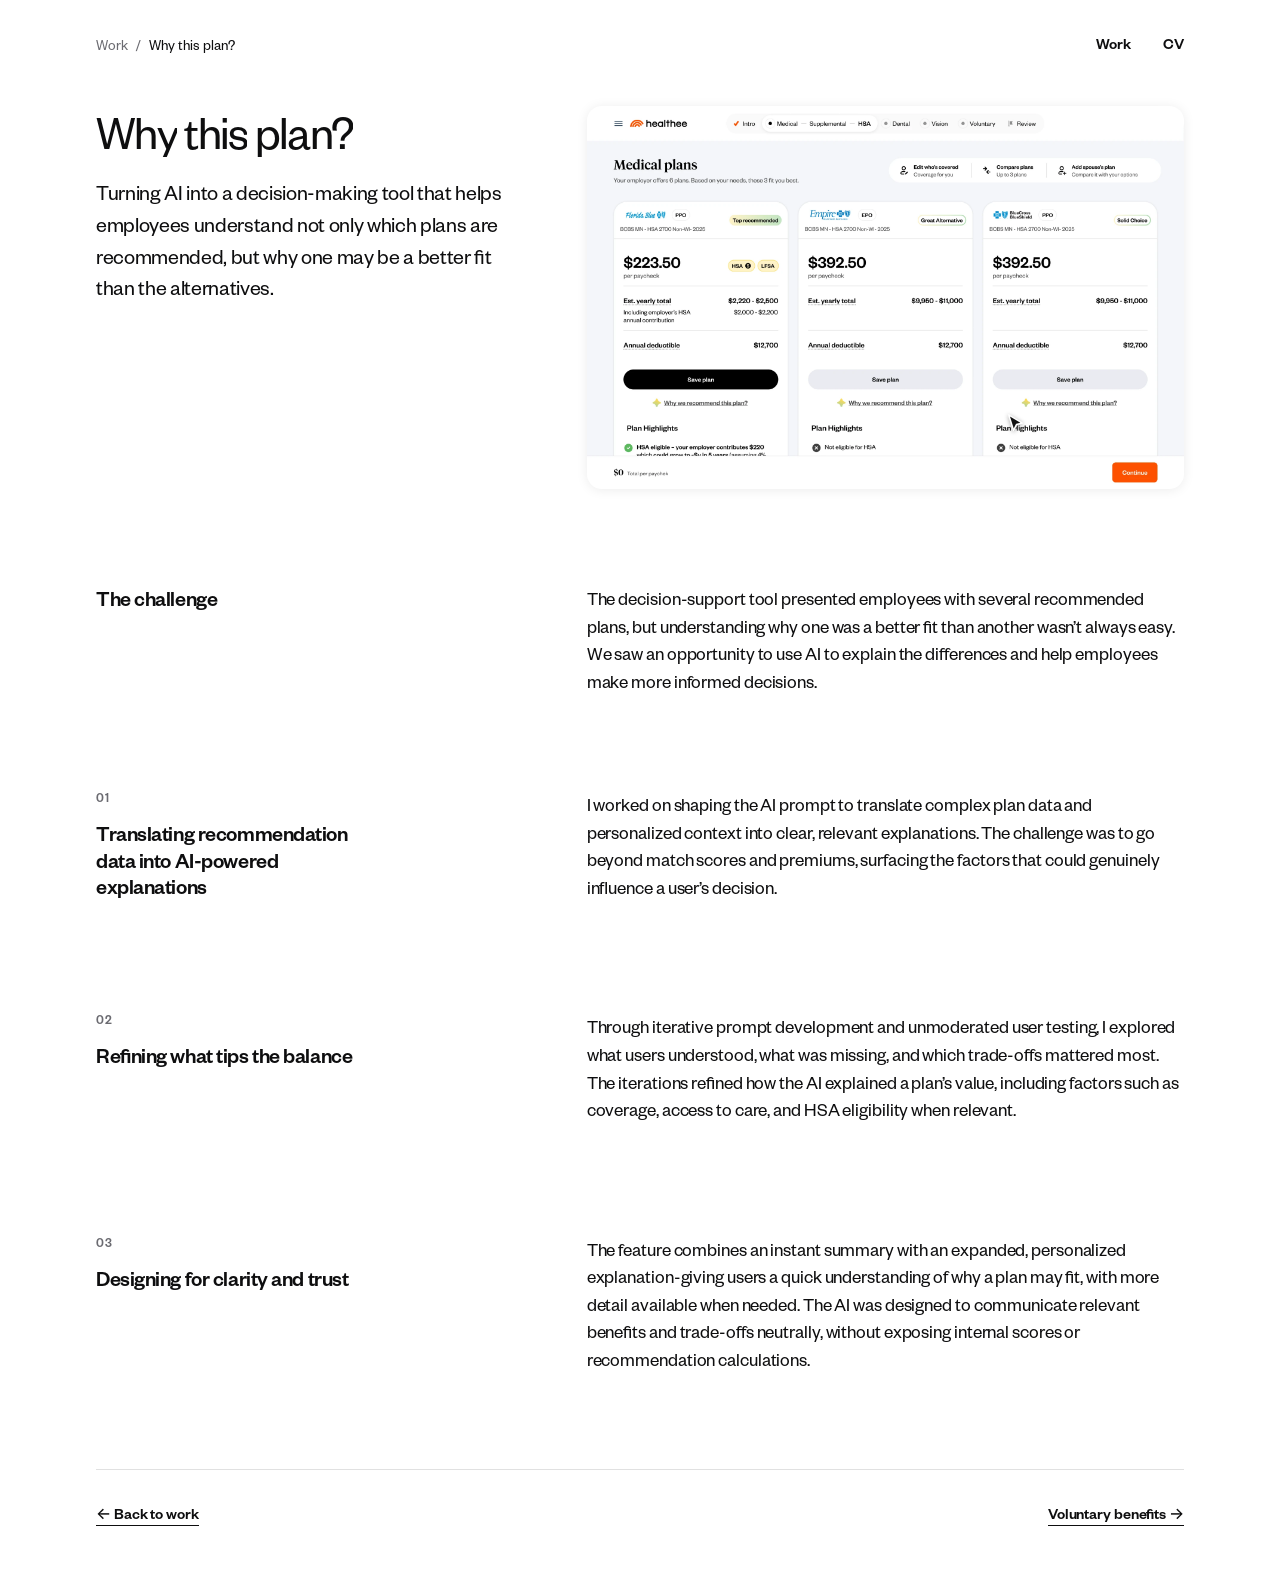
<file: why-this-plan.html>
<!doctype html>
<html lang="en">
<head>
<meta charset="utf-8">
<script>document.documentElement.classList.add("js");setTimeout(function(){if(!window.__motion)document.documentElement.classList.add("reveal-all")},3500)</script>
<meta name="viewport" content="width=device-width, initial-scale=1">
<meta name="color-scheme" content="light">
<title>Why this plan? - Gali Sharabani</title>
<meta property="og:type" content="website">
<meta property="og:site_name" content="Gali Sharabani">
<meta property="og:title" content="Why this plan? - Gali Sharabani">
<meta property="og:description" content="Turning AI into a decision-making tool that helps employees understand not only which plans are recommended, but why one may be a better fit than the alternatives.">
<meta property="og:url" content="https://gsharabani.github.io/portfolio/why-this-plan.html">
<meta property="og:image" content="https://gsharabani.github.io/portfolio/assets/og/why-this-plan.png">
<meta property="og:image:width" content="1200">
<meta property="og:image:height" content="630">
<meta name="twitter:card" content="summary_large_image">
<meta name="twitter:title" content="Why this plan? - Gali Sharabani">
<meta name="twitter:description" content="Turning AI into a decision-making tool that helps employees understand not only which plans are recommended, but why one may be a better fit than the alternatives.">
<meta name="twitter:image" content="https://gsharabani.github.io/portfolio/assets/og/why-this-plan.png">
<link rel="canonical" href="https://gsharabani.github.io/portfolio/why-this-plan.html">
<meta name="description" content="Turning AI into a decision-making tool that helps employees understand not only which plans are recommended, but why one may be a better fit than the alternatives.">
<link rel="preconnect" href="https://fonts.googleapis.com">
<link rel="preconnect" href="https://fonts.gstatic.com" crossorigin>
<link href="https://fonts.googleapis.com/css2?family=Inter:wght@300;400;500&display=swap" rel="stylesheet">
<link rel="stylesheet" href="case.css">
<link rel="stylesheet" href="motion.css">
<script src="motion.js" defer></script>
</head>
<body>
<div class="wrap">

  <div class="top">
    <div class="crumbs"><a href="index.html#work">Work</a><span aria-hidden="true">/</span><span aria-current="page">Why this plan?</span></div>
    <nav aria-label="Primary"><a href="index.html#work">Work</a><a href="index.html#cv">CV</a></nav>
  </div>

  <main>
    <section class="block" aria-labelledby="t">
      <div>
        <h1 id="t">Why this plan?</h1>
        <div class="body"><p class="lead-in">Turning AI into a decision-making tool that helps employees understand not only which plans are recommended, but why one may be a better fit than the alternatives.</p></div>
      </div>
      <div class="stack"><div class="flow-wrap" style="max-width:100%"><div class="flow" role="img" aria-label="Animation: hovering the recommended plan opens a short explanation, then a full explanation panel opens and closes">
        <div class="screen">
          <img src="assets/why-this-plan/flow-base.webp" alt="" width="2000" height="1282">
          <img class="l-pop" src="assets/why-this-plan/flow-popover.webp" alt="" width="2000" height="1282">
          <img class="l-drawer" src="assets/why-this-plan/flow-drawer.webp" alt="" width="2000" height="1282">
          <svg class="cursor" viewBox="0 0 24 24" width="22" height="22" aria-hidden="true"><path d="M4 2l15 9-6.5 1.6L9.4 19z" fill="#111" stroke="#fff" stroke-width="1.6" stroke-linejoin="round"/></svg>
        </div>
      </div></div></div>
    </section>

    <section class="block" aria-labelledby="ch">
      <h2 id="ch">The challenge</h2>
      <div class="body">
        <p>The decision-support tool presented employees with several recommended plans, but understanding why one was a better fit than another wasn’t always easy. We saw an opportunity to use AI to explain the differences and help employees make more informed decisions.</p>
      </div>
    </section>

    <section class="block step" aria-labelledby="s01">
      <div>
        <p class="num">01</p>
        <h2 id="s01">Translating recommendation data into AI-powered explanations</h2>
      </div>
      <div class="body"><p>I worked on shaping the AI prompt to translate complex plan data and personalized context into clear, relevant explanations. The challenge was to go beyond match scores and premiums, surfacing the factors that could genuinely influence a user’s decision.</p></div>
    </section>

    <section class="block step" aria-labelledby="s02">
      <div>
        <p class="num">02</p>
        <h2 id="s02">Refining what tips the balance</h2>
      </div>
      <div class="body"><p>Through iterative prompt development and unmoderated user testing, I explored what users understood, what was missing, and which trade-offs mattered most. The iterations refined how the AI explained a plan’s value, including factors such as coverage, access to care, and HSA eligibility when relevant.</p></div>
    </section>

    <section class="block step" aria-labelledby="s03">
      <div>
        <p class="num">03</p>
        <h2 id="s03">Designing for clarity and trust</h2>
      </div>
      <div class="body"><p>The feature combines an instant summary with an expanded, personalized explanation-giving users a quick understanding of why a plan may fit, with more detail available when needed. The AI was designed to communicate relevant benefits and trade-offs neutrally, without exposing internal scores or recommendation calculations.</p></div>
    </section>
  </main>

  <div class="pager">
    <a href="index.html#work">← Back to work</a>
    <a href="voluntary-benefits.html">Voluntary benefits →</a>
  </div>
</div>
</body>
</html>
</file>
<file: motion.css>
/* ===== Motion system: restrained, fast, respects reduced-motion ===== */
@view-transition { navigation: auto; }
:root { --ease: cubic-bezier(.2, .7, .2, 1); }

/* nav + breadcrumb: underline that slides in */
nav a, .top nav a {
  border-bottom: 0 !important;
  background: linear-gradient(currentColor, currentColor) 0 100% / 0 1px no-repeat;
  padding-bottom: 3px;
  transition: background-size .45s var(--ease);
}
nav a:hover, nav a:focus-visible, nav a[aria-current="page"], .top nav a:hover { background-size: 100% 1px; }
.crumbs a { transition: color .3s var(--ease); }

/* links */
.more { transition: transform .4s var(--ease); }
.project:hover .more { transform: translateX(6px); }
.project h3 a { background: linear-gradient(currentColor, currentColor) 0 100% / 0 1px no-repeat; transition: background-size .5s var(--ease); }
.project:hover h3 a { background-size: 100% 1px; }
.pager a, footer a { background: linear-gradient(currentColor, currentColor) 0 100% / 100% 1px no-repeat; text-decoration: none; transition: background-size .45s var(--ease); }
.pager a:hover, footer a:hover { background-size: 0 1px; background-position: 100% 100%; }

/* chips */
.tags li { transition: transform .35s var(--ease), background-color .35s var(--ease); }
.tags li:hover { transform: translateY(-2px); }

/* scroll progress (case pages) */
.progress { position: fixed; inset: 0 0 auto 0; height: 2px; background: var(--ink); transform: scaleX(var(--p, 0)); transform-origin: 0 50%; z-index: 50; pointer-events: none; }

@media (prefers-reduced-motion: no-preference) {
  /* entrance: sections rise and fade as they enter the viewport */
  .js :is(.hero .intro, .project, .initiatives, .cv-intro, .cv-row, .block, .full, .row, .closing, .pager, footer) {
    transition: opacity 1s var(--ease) var(--d, 0ms), transform 1s var(--ease) var(--d, 0ms);
  }
  .js :is(.hero .intro, .project, .initiatives, .cv-intro, .cv-row, .block, .full, .row, .closing, .pager, footer):not(.in) {
    opacity: 0;
    transform: translateY(34px);
  }

  /* images settle in with a slow zoom-out; gentle zoom on hover */
  .shot img, .shot video { transition: transform 1.6s var(--ease); }
  .js :is(.project, .block, .full, .row):not(.in) .shot img { transform: scale(1.1); }
  .project:hover .shot img { transform: scale(1.035); transition-duration: 1.1s; }

  /* headline: words rise out of a mask */
  .js h1 .wm { display: inline-block; overflow: hidden; vertical-align: top; padding-bottom: .14em; margin-bottom: -.14em; }
  .js h1 .w { display: inline-block; transform: translateY(105%); animation: wordUp 1s var(--ease) both; animation-delay: calc(var(--i) * 80ms + 120ms); }
  @keyframes wordUp { to { transform: none; } }

  /* top bar */
  .js nav, .js .top { animation: fadeDown .9s var(--ease) both; }
  @keyframes fadeDown { from { opacity: 0; transform: translateY(-10px); } }
}

@media (prefers-reduced-motion: reduce) { .progress { display: none; } }

/* safety net: if scripts fail, show everything */
.reveal-all :is(.hero .intro, .project, .initiatives, .cv-intro, .cv-row, .block, .full, .row, .closing, .pager, footer),
.reveal-all h1 .w { opacity: 1 !important; transform: none !important; animation: none !important; }

/* print / PDF: never hide content */
@media print {
  .js :is(.hero .intro, .project, .initiatives, .cv-intro, .cv-row, .block, .full, .row, .closing, .pager, footer),
  .js h1 .w { opacity: 1 !important; transform: none !important; animation: none !important; transition: none !important; }
  .progress { display: none !important; }
}
</file>
<file: case.css>
@font-face { font-family: "Founders Grotesk"; font-weight: 300; font-style: normal; font-display: swap; src: local("Founders Grotesk Light"), url("fonts/FoundersGrotesk-Light.otf") format("opentype"); }
@font-face { font-family: "Founders Grotesk"; font-weight: 400; font-style: normal; font-display: swap; src: local("Founders Grotesk Regular"), url("fonts/FoundersGrotesk-Regular.otf") format("opentype"); }
@font-face { font-family: "Founders Grotesk"; font-weight: 500; font-style: normal; font-display: swap; src: local("Founders Grotesk Medium"), url("fonts/FoundersGrotesk-Medium.otf") format("opentype"); }

:root {
  --bg: #ffffff; --ink: #111; --muted: #55555a; --line: #111;
  --chip: #e9e9e7; --shot: #ececea; --hl: #f3f36b; --gutter: 56px;
}
* { box-sizing: border-box; }
html { scroll-behavior: smooth; }
body { margin: 0; background: var(--bg); color: var(--ink); font-family: "Founders Grotesk", Inter, system-ui, -apple-system, "Helvetica Neue", Arial, sans-serif; font-size: calc(18px + 2pt); line-height: 1.5; -webkit-font-smoothing: antialiased; }
a { color: inherit; }
.wrap { max-width: 1200px; margin: 0 auto; padding: 0 var(--gutter); }
mark { background: var(--hl); color: inherit; padding: 0 2px; }

/* top bar: breadcrumb left, nav right */
.top { display: flex; justify-content: space-between; align-items: center; padding-top: 40px; font-size: 18px; }
.crumbs { display: flex; gap: 8px; color: var(--muted); }
.crumbs a { text-decoration: none; }
.crumbs a:hover { color: var(--ink); }
.crumbs [aria-current] { color: var(--ink); }
.top nav { display: flex; gap: 32px; font-size: 20px; }
.top nav a { text-decoration: none; padding-bottom: 2px; border-bottom: 1px solid transparent; }
.top nav a:hover { border-bottom-color: var(--ink); }

/* placeholder / image frames */
.shot { border-radius: 16px; background: var(--shot); overflow: hidden; position: relative; display: grid; place-items: center; box-shadow: 0 1px 12px rgba(0,0,0,.08); }
.shot img { position: absolute; inset: 0; width: 100%; height: 100%; object-fit: cover; display: block; }
.shot span { color: var(--muted); font-size: 16px; padding: 16px; text-align: center; }
.r-banner { aspect-ratio: 3 / 1; margin-top: 32px; }
.r-strip  { aspect-ratio: 16 / 5; }
.r-wide   { aspect-ratio: 16 / 9; }
.r-card   { aspect-ratio: 3 / 4; }
.r-side   { aspect-ratio: 16 / 10; }

/* two-column blocks: text left, content right */
.block { display: grid; grid-template-columns: 5fr 7fr; gap: 64px; align-items: start; padding: 56px 0; }
.block.center { align-items: center; }
h1 { font-weight: 400; font-size: 40px; line-height: 1.15; letter-spacing: -0.02em; margin: 0; }
h2 { font-weight: 400; font-size: 36px; line-height: 1.2; letter-spacing: -0.02em; margin: 0; max-width: 16ch; }
.body p { margin: 0 0 16px; max-width: 58ch; }
.body p:last-child { margin-bottom: 0; }
.meta { color: var(--muted); font-size: 16px; margin: 14px 0 0; }
.body ul { margin: 0; padding-left: 18px; }
.body li { margin: 0 0 6px; max-width: 58ch; }
.body .topic { font-weight: 500; list-style: none; margin: 18px 0 6px -18px; }
.body .topic:first-child { margin-top: 0; }
.lead { margin: 20px 0 0; max-width: 40ch; }
.caption { font-size: 16px; color: var(--muted); max-width: 30ch; margin: 0; }

.full { padding: 0 0 56px; }
.row { display: grid; gap: 16px; padding-bottom: 56px; }
.row.c5 { grid-template-columns: repeat(5, 1fr); }
.row.c4 { grid-template-columns: repeat(4, 1fr); }
.row.c3 { grid-template-columns: repeat(3, 1fr); }

.swatches { display: flex; align-items: center; gap: 24px; }
.swatches .shot { width: 112px; height: 112px; }

.closing { border-top: 1px solid var(--line); margin-top: 24px; padding: 56px 0 96px; }
.closing h2 { max-width: 22ch; }
.closing a { display: inline-block; margin-top: 16px; text-underline-offset: 3px; }

.pager { display: flex; justify-content: space-between; gap: 16px; border-top: 1px solid var(--line); padding: 32px 0 64px; font-weight: 500; }
.pager a { text-underline-offset: 3px; }

@media (max-width: 860px) {
  :root { --gutter: 24px; }
  .top { padding-top: 28px; font-size: 16px; }
  .top nav { font-size: 18px; gap: 20px; }
  .block { grid-template-columns: 1fr; gap: 20px; padding: 36px 0; }
  h1 { font-size: 34px; } h2 { font-size: 29px; max-width: none; }
  .row.c5, .row.c4 { grid-template-columns: repeat(2, 1fr); }
  .row.c3 { grid-template-columns: 1fr; }
  .r-banner { aspect-ratio: 16 / 9; }
  .full, .row { padding-bottom: 36px; }
}
@media (prefers-reduced-motion: reduce) { html { scroll-behavior: auto; } }

.row.c2 { grid-template-columns: repeat(2, 1fr); }
.shot.peach { background: #fde3d8; }
.shot.peach span { color: #7a5a4e; }
.shot.peach img { object-fit: contain; }
@media (max-width: 860px) { .row.c2 { grid-template-columns: 1fr; } }

.lead-in { font-size: 27px; line-height: 1.3; letter-spacing: -0.01em; max-width: 24ch; }
.step { align-items: start; }
.step .num { margin: 0 0 12px; color: var(--muted); font-size: 16px; }
.step h2 { margin-bottom: 20px; }
.step .body p { margin-bottom: 14px; }
.why { margin: 20px 0 0; color: var(--muted); font-size: 16px; max-width: 40ch; }
.stack { display: grid; gap: 16px; }
@media (max-width: 860px) { .lead-in { font-size: 22px; max-width: none; } }

.stack { justify-items: start; }
.stack .shot, .full .shot { width: 100%; }

/* padded image frames: images keep natural proportions with breathing room */
.shot.framed { display: block; padding: 24px; aspect-ratio: auto !important; box-shadow: none; }
.shot.framed img { position: static; width: 100%; height: auto; object-fit: initial; border-radius: 8px; box-shadow: 0 1px 12px rgba(0,0,0,.08); }
.shot.framed:has(img) span { display: none; }
.shot.framed span { display: grid; place-items: center; min-height: 240px; }
@media (max-width: 860px) { .shot.framed { padding: 16px; } }

/* white 10px padding */
.shot.framed { padding: 10px; background: #fff; border-radius: 8px; box-shadow: 0 1px 12px rgba(0,0,0,.08); }
.shot.framed img { border-radius: 4px; box-shadow: none; }
.shot.framed span { color: #6b6b70; }
@media (max-width: 860px) { .shot.framed { padding: 10px; } }

/* HSA page: section headings at body size, bold */
.step h2, #ch { font-size: 18px; font-weight: 500; line-height: 1.5; letter-spacing: 0; max-width: none; }
.step h2 { margin-bottom: 8px; }

/* HSA page: slightly larger section headings */
.step h2, #ch { font-size: 22px; line-height: 1.35; letter-spacing: -0.01em; }

.seq figure { margin: 0; display: grid; gap: 10px; justify-items: start; }
.seq figcaption { font-size: 16px; color: var(--muted); }

/* crop the whitespace around the stepper video */
.vcrop { position: relative; overflow: hidden; width: 100%; aspect-ratio: 900 / 112; border-radius: 4px; }
.vcrop video { position: absolute; width: 133.33%; left: -16.67%; top: -8.93%; height: auto; display: block; }

/* HSA page: large section numbers */
.step .num { font-size: 63px; line-height: 1; letter-spacing: -0.02em; color: var(--ink); margin: 0 0 20px; }
@media (max-width: 860px) { .step .num { font-size: 45px; } }

/* HSA page: section numbers, half size, light */
.step .num { font-size: 32px; font-weight: 300; margin-bottom: 14px; }
@media (max-width: 860px) { .step .num { font-size: 22px; } }

/* looping flow animation (shared with home page) */
.flow { position: relative; }
.flow .screen { position: relative; border-radius: 2.5% / 3.9%; overflow: hidden; background: #fff; box-shadow: 0 1px 12px rgba(0,0,0,.08); }
.flow .screen img { display: block; width: 100%; height: auto; }
.flow .screen img.l-pop, .flow .screen img.l-drawer { position: absolute; inset: 0; opacity: 0; }
.flow .cursor { position: absolute; left: 70%; top: 80%; pointer-events: none; filter: drop-shadow(0 1px 2px rgba(0,0,0,.35)); }
@media (prefers-reduced-motion: no-preference) {
  .flow .l-pop { animation: flow-pop 12s infinite; }
  .flow .l-drawer { animation: flow-drawer 12s infinite; }
  .flow .cursor { animation: flow-cursor 12s infinite; }
}
@media (prefers-reduced-motion: reduce) { .flow .cursor { display: none; } }
@keyframes flow-pop { 0%,11% { opacity: 0 } 14%,34% { opacity: 1 } 37%,100% { opacity: 0 } }
@keyframes flow-drawer { 0%,35% { opacity: 0 } 38%,72% { opacity: 1 } 76%,100% { opacity: 0 } }
@keyframes flow-cursor {
  0%   { left: 70%; top: 82%; transform: scale(1) }
  10%  { left: 28%; top: 31%; transform: scale(1) }
  22%  { left: 28%; top: 31%; transform: scale(1) }
  30%  { left: 17%; top: 63%; transform: scale(1) }
  33%  { left: 17%; top: 63%; transform: scale(1) }
  34%  { left: 17%; top: 63%; transform: scale(.82) }
  35.5%{ left: 17%; top: 63%; transform: scale(1) }
  52%  { left: 96%; top: 6%; transform: scale(1) }
  69%  { left: 96%; top: 6%; transform: scale(1) }
  70.5%{ left: 96%; top: 6%; transform: scale(.82) }
  72%  { left: 96%; top: 6%; transform: scale(1) }
  82%  { left: 62%; top: 86%; transform: scale(1) }
  100% { left: 70%; top: 82%; transform: scale(1) }
}

.flow-wrap { max-width: 1020px; }

/* rounded corners for every image frame */
.shot.framed { border-radius: 16px; }
.shot.framed img, .shot.framed video { border-radius: 8px; }
.vcrop { border-radius: 8px; }

/* umbrella heading above numbered sections */
#ub { font-size: 22px; font-weight: 500; line-height: 1.35; letter-spacing: -0.01em; max-width: none; grid-column: 1 / -1; }

#ma { font-size: 22px; font-weight: 500; line-height: 1.35; letter-spacing: -0.01em; max-width: none; }

.block.center .lead-in { margin-top: 20px; }
.block[aria-labelledby="t"] .lead-in { margin-top: 20px; }

#im { font-size: 23px; font-weight: 500; line-height: 1.35; letter-spacing: -0.01em; max-width: none; }
#im + .body strong { font-size: 23px; font-weight: 500; }

/* navigation scroll animation: 5 of 15 benefits visible, then scrolls */
.navscroll { position: relative; overflow: hidden; width: 100%; aspect-ratio: 300 / 667; border-radius: 8px; background: #fff; }
.navscroll img { position: absolute; top: 0; left: 0; width: 100%; height: auto; display: block; }
@media (prefers-reduced-motion: no-preference) { .navscroll img { animation: navscroll 16s ease-in-out infinite; } }
@keyframes navscroll {
  0%, 10%   { transform: translateY(0); }
  55%, 68%  { transform: translateY(-66.667%); }
  92%, 100% { transform: translateY(0); }
}

/* scrolling list inside the full Voluntary screen */
.navscreen { position: relative; border-radius: 8px; overflow: hidden; }
.navscreen .base { display: block; width: 100%; height: auto; }
.navscreen .list { position: absolute; left: 0; top: 22.03%; width: 26.9%; height: 70.4%; overflow: hidden; background: #fff; }
.navscreen .list img { position: absolute; top: 0; left: 0; width: 100%; height: auto; display: block; }
@media (prefers-reduced-motion: no-preference) { .navscreen .list img { animation: navscreen 16s ease-in-out infinite; } }
@keyframes navscreen {
  0%, 10%   { transform: translateY(0); }
  55%, 68%  { transform: translateY(-73.37%); }
  92%, 100% { transform: translateY(0); }
}

/* ===== Design pass: type scale, hierarchy, spacing (8pt rhythm) ===== */
:root {
  --ink: #0e0e0f; --muted: #6b6b71; --hair: rgba(14,14,15,.12); --chip: #f1f1ef;
  --fs-body: calc(18px + 2pt);
  --shadow: 0 2px 24px rgba(0,0,0,.07);
}
body { font-size: var(--fs-body); line-height: 1.45; letter-spacing: -0.005em; font-feature-settings: "kern", "liga"; text-rendering: optimizeLegibility; }

.top { padding-top: 40px; font-size: 16px; }
.top nav { gap: 32px; font-size: 18px; font-weight: 500; }
.crumbs { letter-spacing: 0; }

.shot { box-shadow: var(--shadow); }
.shot.framed { box-shadow: var(--shadow); }
.shot span { font-size: 14px; }

/* grid rhythm */
.block { gap: 80px; padding: 64px 0; }

/* type hierarchy: h1 > lead > h2 > body > labels */
h1 { font-size: clamp(40px, 4.8vw, 64px); line-height: 1.04; letter-spacing: -0.035em; font-weight: 400; }
.lead-in { font-size: 26px; line-height: 1.28; letter-spacing: -0.015em; max-width: 24ch; margin: 24px 0 0; }
.step h2, #ch, #ma, #ub, #im { font-size: 26px; line-height: 1.2; letter-spacing: -0.02em; font-weight: 500; max-width: 22ch; }
#ub { max-width: none; }
.step h2 { margin: 0 0 16px; }
.step .num { font-size: 14px; font-weight: 500; letter-spacing: .04em; color: var(--muted); margin: 0 0 16px; }
.body p { margin: 0 0 18px; max-width: 56ch; line-height: 1.45; }
.body p:last-child { margin-bottom: 0; }
.body li { margin: 0 0 10px; max-width: 56ch; }
.meta, .caption, .why { font-size: 14px; }
#im + .body strong, #im + .body p { font-size: var(--fs-body); }
.step .body p { margin-bottom: 16px; }

/* closing / pager */
.pager { border-top: 1px solid var(--hair); padding: 40px 0 72px; font-weight: 500; font-size: 18px; margin-top: 32px; }
.closing { border-top: 1px solid var(--hair); }

@media (max-width: 860px) {
  :root { --fs-body: 18px; }
  .top { padding-top: 24px; font-size: 14px; }
  .top nav { font-size: 16px; gap: 20px; }
  .block { grid-template-columns: 1fr; gap: 24px; padding: 40px 0; }
  h1 { font-size: 40px; }
  .lead-in { font-size: 21px; max-width: none; margin-top: 16px; }
  .step h2, #ch, #ma, #ub, #im { font-size: 22px; max-width: none; }
}

/* ===== Scale pass: calmer sizes ===== */
:root { --fs-body: 19px; }
.top { font-size: 15px; padding-top: 32px; }
.top nav { font-size: 16px; }
.block { gap: 64px; padding: 48px 0; }
h1 { font-size: clamp(34px, 3.8vw, 50px); }
.lead-in { font-size: 22px; margin-top: 18px; }
.step h2, #ch, #ma, #ub, #im { font-size: 22px; }
.step .num { font-size: 13px; }
.meta, .caption, .why { font-size: 13px; }
.pager { font-size: 16px; padding: 32px 0 56px; }
@media (max-width: 860px) {
  :root { --fs-body: 17px; }
  .top { font-size: 13px; }
  .top nav { font-size: 15px; }
  .block { padding: 32px 0; gap: 20px; }
  h1 { font-size: 34px; }
  .lead-in { font-size: 19px; }
  .step h2, #ch, #ma, #ub, #im { font-size: 20px; }
}
</file>
